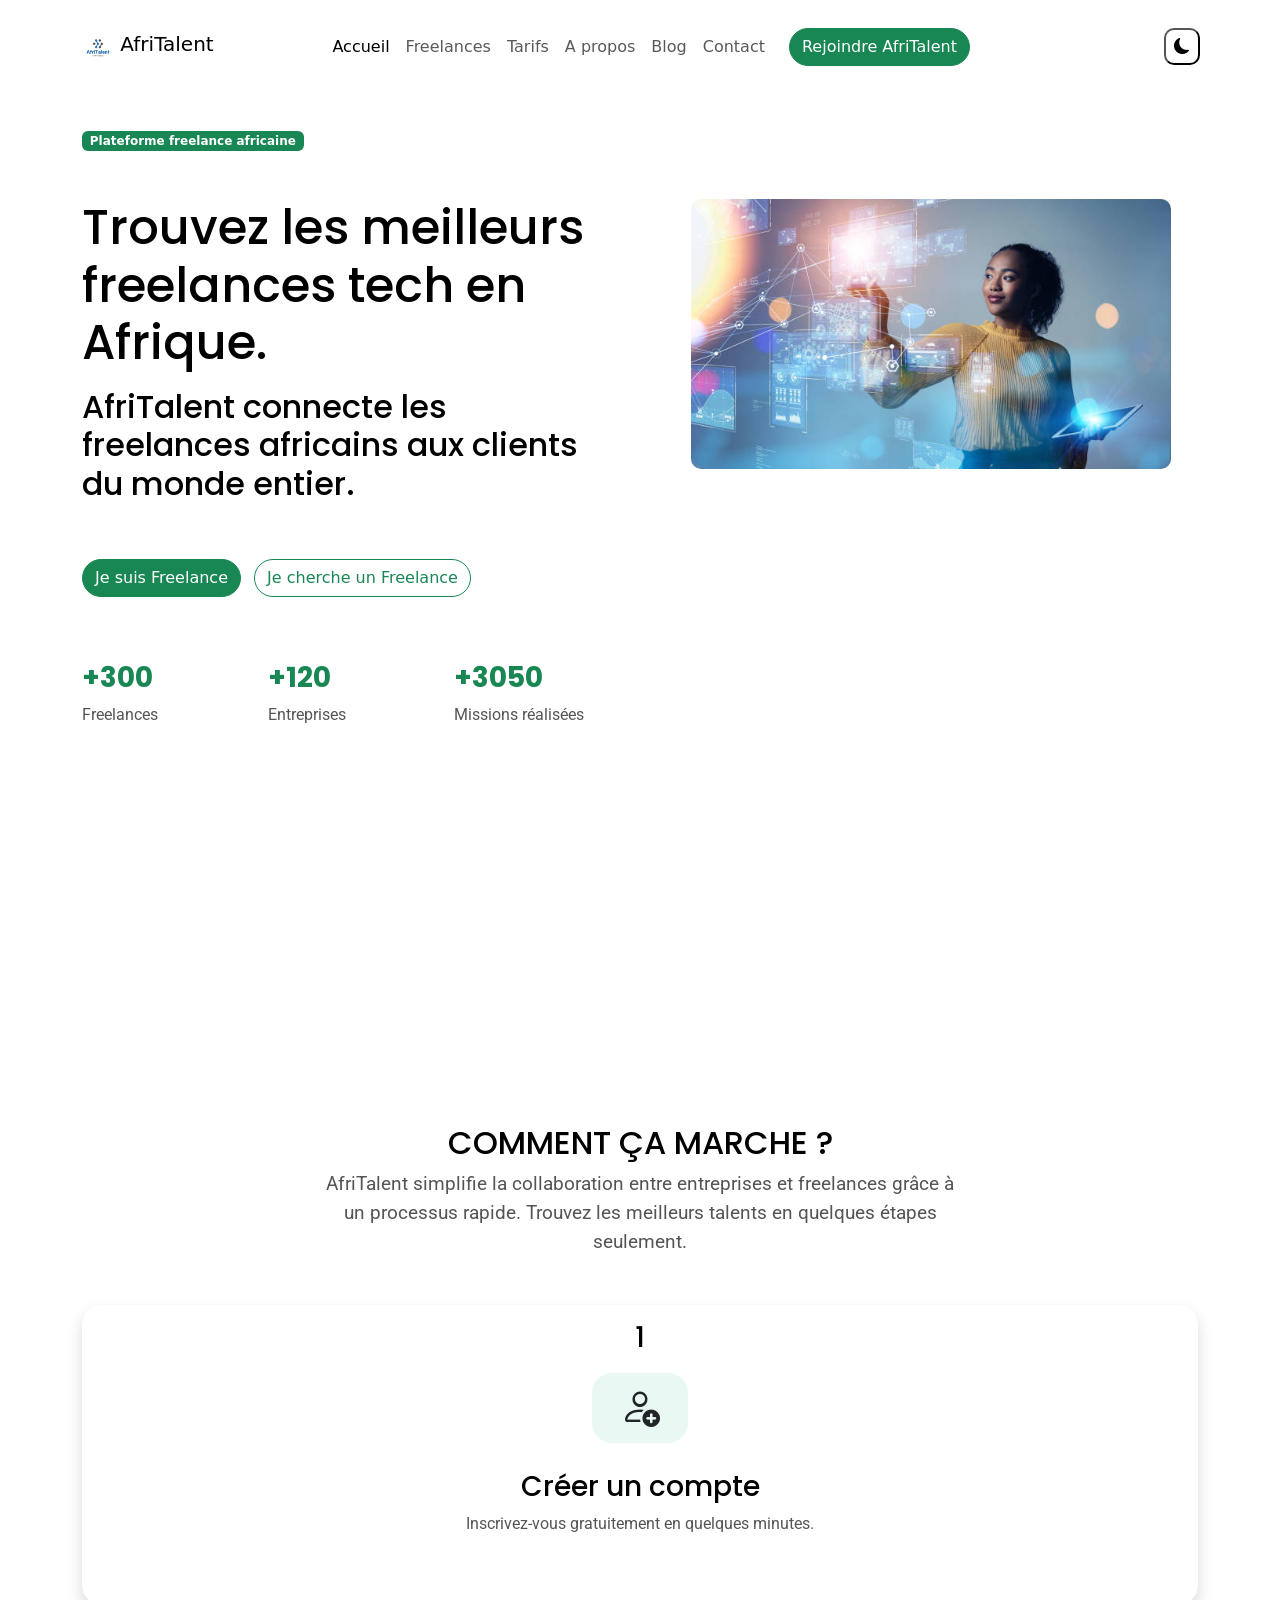
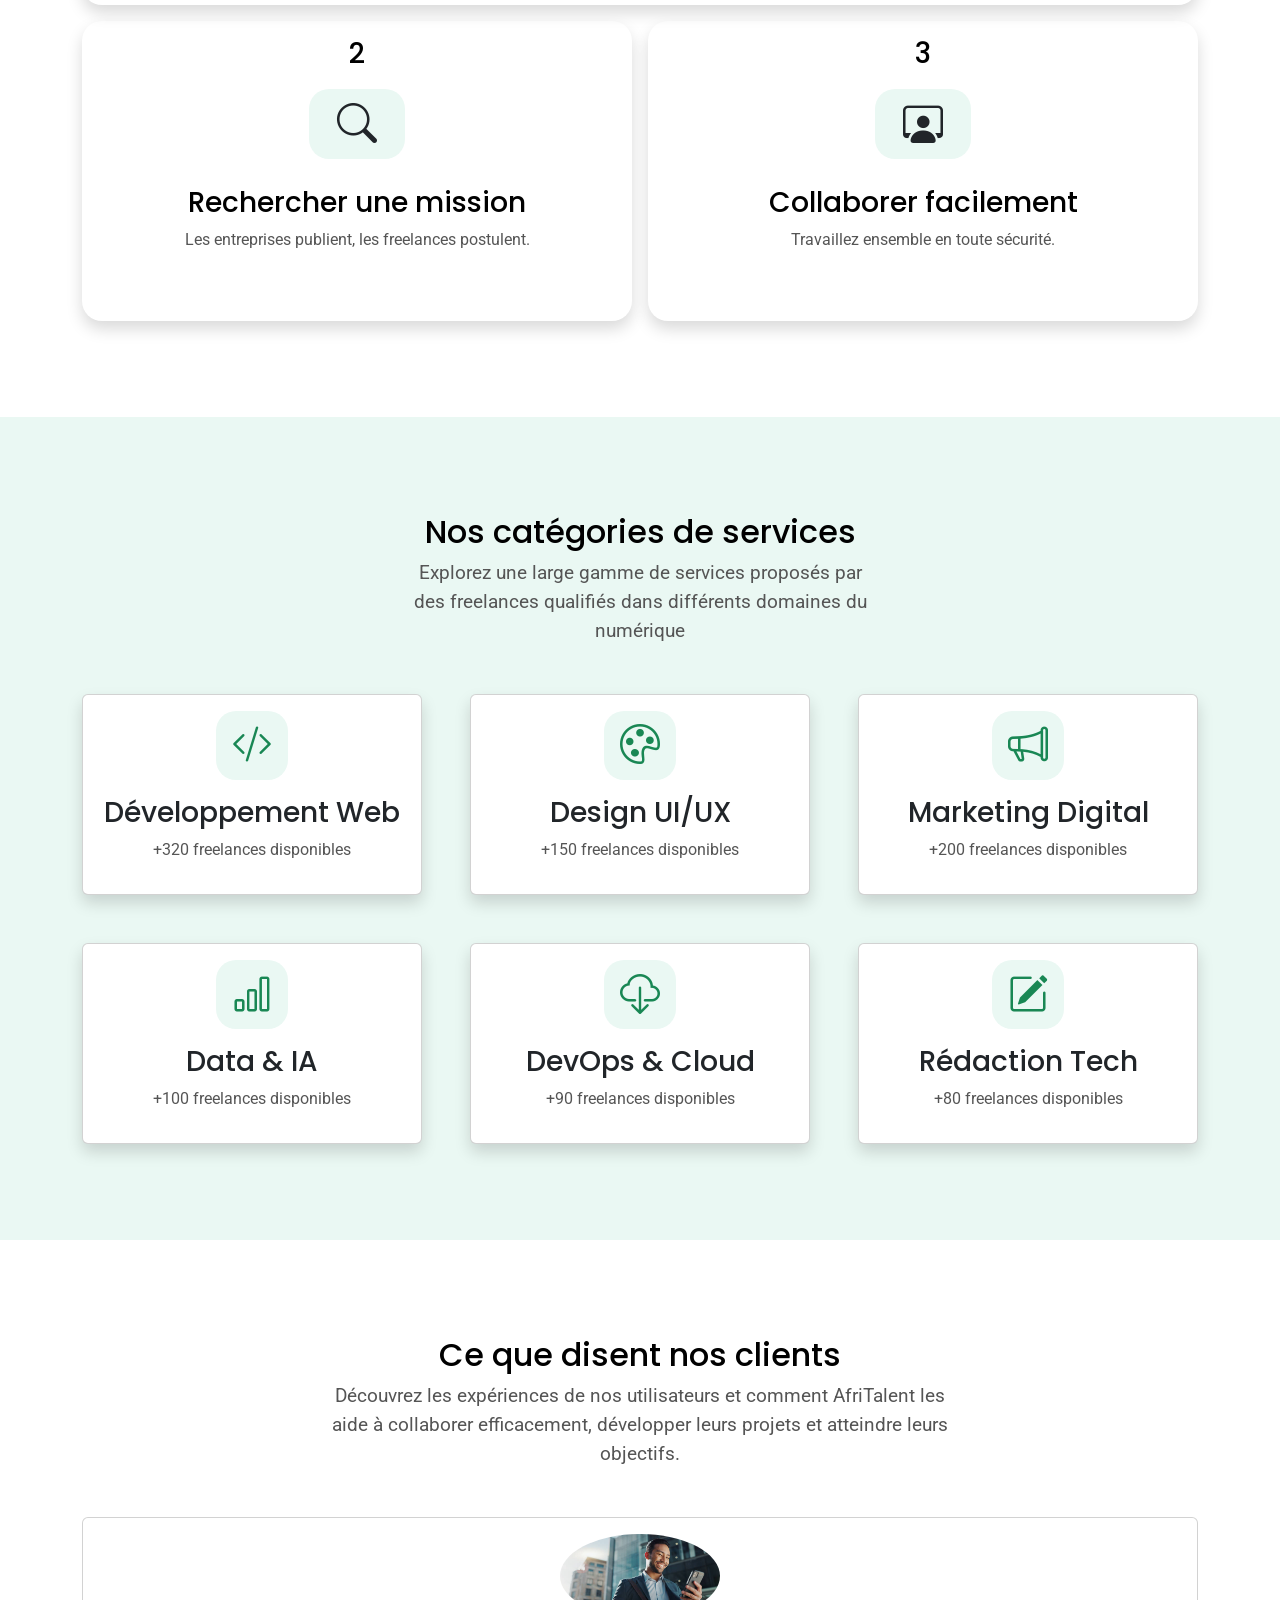
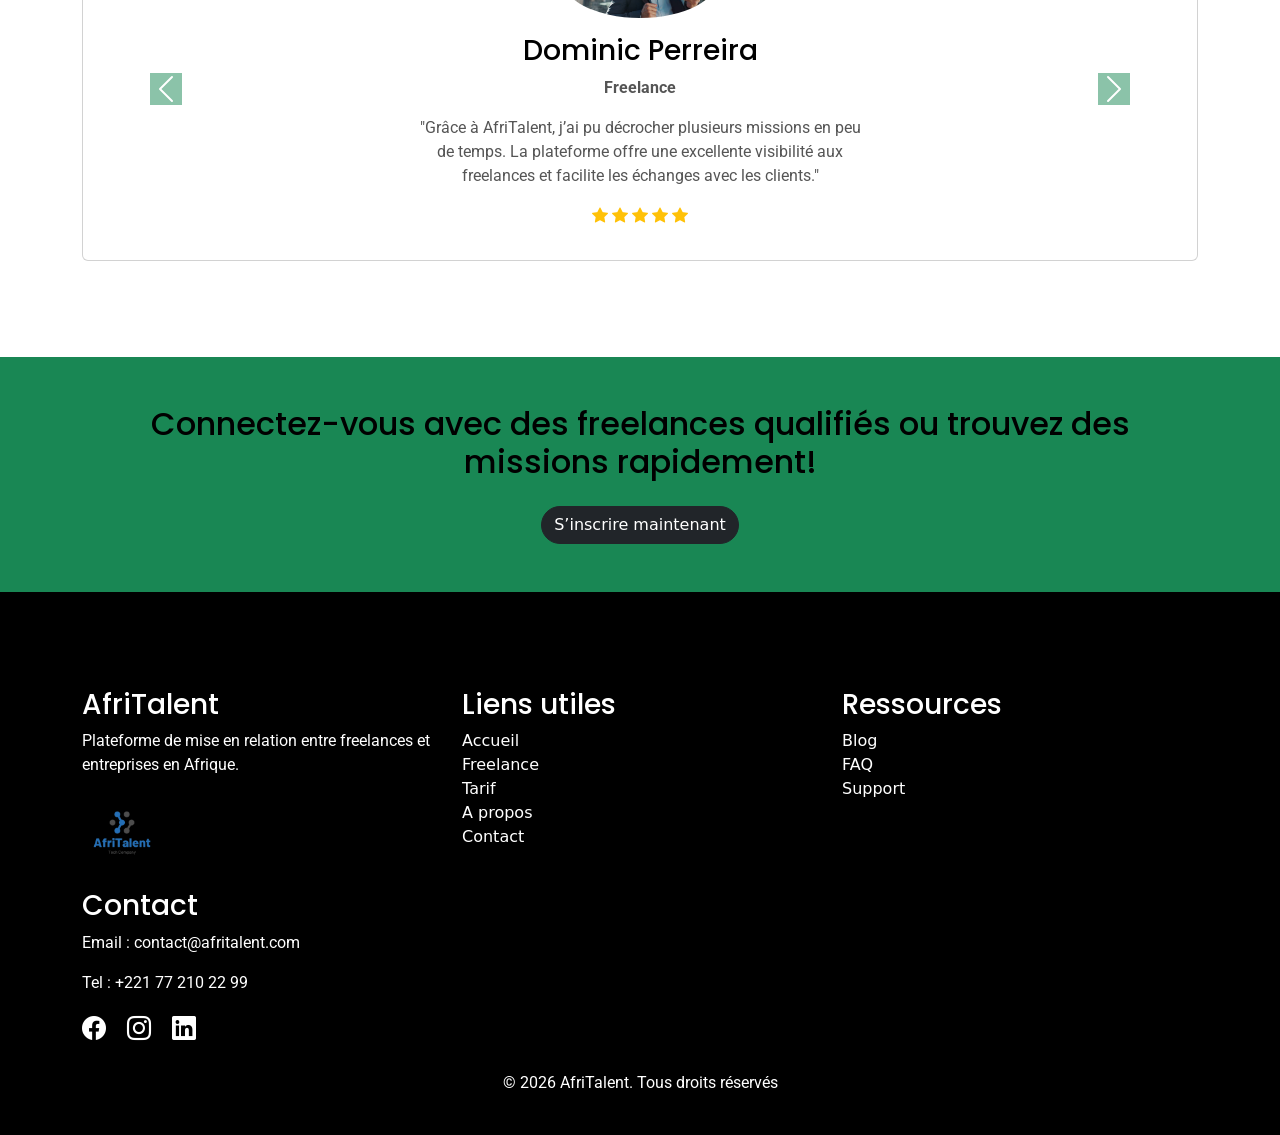
<file: index.html>
<!DOCTYPE html>
<html lang="fr">
<head>
    <meta charset="UTF-8">
    <meta name="viewport" content="width=device-width, initial-scale=1.0">
    <title>AfriTalent — Accueil</title>
    
    <!-- Bootstrap 5 via CDN : feuille de style -->
    <link
    href="https://cdn.jsdelivr.net/npm/bootstrap@5.3.0/dist/css/bootstrap.min.css"
    rel="stylesheet">
    <!-- Boostrap icones -->
    <link rel="stylesheet" href="https://cdn.jsdelivr.net/npm/bootstrap-icons@1.13.1/font/bootstrap-icons.min.css">

    <!-- Votre feuille de style personnelle -->
    <link rel="stylesheet" href="css/style.css">

    <!-- Police importee -->
    <link rel="preconnect" href="https://fonts.googleapis.com">
    <link rel="preconnect" href="https://fonts.gstatic.com" crossorigin>
    <link href="https://fonts.googleapis.com/css2?family=Cormorant+Garamond:ital,wght@0,300..700;1,300..700&family=Montserrat:ital,wght@0,100..900;1,100..900&family=Poppins:ital,wght@0,100;0,200;0,300;0,400;0,500;0,600;0,700;0,800;0,900;1,100;1,200;1,300;1,400;1,500;1,600;1,700;1,800;1,900&family=Roboto:ital,wght@0,100..900;1,100..900&display=swap" rel="stylesheet">
</head>
<body>
    <header>
        <!-- Barre de Navigation -->
        <nav class="navbar navbar-expand-lg" id="navbar">
            <div class="container">
                <a class="navbar-brand" href="index.html">
                <img src="images/logo_AfriTalent-removebg.png" alt="AfriTalent" class="d-inline-block align-text-top">
                AfriTalent
                </a>
                <button class="navbar-toggler" type="button"
                    data-bs-toggle="collapse"
                    data-bs-target="#navMenu"
                    aria-controls="navMenu"
                    aria-expanded="false"
                    aria-label="Toggle navigation">
                    <span class="navbar-toggler-icon"></span>
                </button>
                <div class="collapse navbar-collapse" id="navMenu">
                    <ul class="navbar-nav ms-auto">
                        <li class="nav-item">
                            <a class="nav-link active" href="index.html">Accueil</a>
                        </li>
                        <li class="nav-item">
                            <a class="nav-link" href="freelance.html">Freelances</a>
                        </li>
                        <li class="nav-item">
                            <a class="nav-link" href="tarif.html">Tarifs</a>
                        </li>
                        <li class="nav-item">
                            <a class="nav-link" href="about.html">A propos</a>
                        </li>
                        <li class="nav-item">
                            <a class="nav-link" href="about.html">Blog</a>
                        </li>
                        <li class="nav-item">
                            <a class="nav-link" href="contact.html">Contact</a>
                        </li>
                    </ul>
                    <a class="btn btn-success ms-3" href="contact.html" id="btn-nav">Rejoindre AfriTalent</a>
                </div>
                <button id="dark-mode">
                    <i class="bi bi-moon-fill"></i>
                </button>
            </div>
        </nav>
    </header>

    <!-- Contenu principal -->
    <main>

        <!-- Section Hero -->
        <section id="hero" class="fade-in">
            <div class="container">
                <span class="badge bg-success mb-5">Plateforme freelance africaine</span>
                <div class="row g-5">
                    <div class="col-12 col-lg-6">
                        
                        <h1 class="mb-3" id="tire-hero">Trouvez les meilleurs freelances tech en Afrique.</h1>
                        <h2 id="sous-titre">AfriTalent connecte les freelances africains aux clients du monde entier.</h2>
                        <div class="py-5">
                            <a class="btn btn-success me-2" href="freelance.html">Je suis Freelance</a>
                            <a class="btn btn-outline-success" href="freelance.html">Je cherche un Freelance</a>
                        </div>
                        <div class="row py-3 cpt">
                            <div class="col-12 col-md-4 col-lg-4">
                                <h3 class="text-success fw-bold" id="compteur">0</h3>
                                <p>Freelances</p>
                            </div>
                            <div class="col-12 col-md-4 col-lg-4">
                                <h3 class="text-success fw-bold" id="compteur1">0</h3>
                                <p>Entreprises</p>
                            </div>
                            <div class="col-12 col-md-4 col-lg-4">
                                <h3 class="text-success fw-bold" id="compteur2">0</h3>
                                <p>Missions réalisées</p>
                            </div>
                        </div>
                        
                    </div>
                    <div class="col-12 col-lg-6 text-center">
                        <img src="images/Accueil1.jpg" alt="AfriTalent" id="hero-img">
                    </div>
                </div>
            </div>
        </section>

        <!-- Section Comment ÇA MARCHE -->
        <section id="comment" class="py-5 comment fade-in">
            <div class="container text-center py-5">
                <div  class="mb-5">
                    <h2>COMMENT ÇA MARCHE ?</h2>
                    <p>AfriTalent simplifie la collaboration entre entreprises et freelances grâce à un processus rapide. Trouvez les meilleurs talents en quelques étapes seulement.</p>
                </div>
                <div id="container-CCM" class="gap-3">
                    <div id="etape1" class="shadow">
                        <h3 class="pt-3">1</h3>
                        <div class="py-3">
                            <i class="bi bi-person-add fs-1 bg-i"></i>
                        </div>
                        <h3 class="pt-3">Créer un compte</h3>
                        <p>Inscrivez-vous gratuitement en quelques minutes.</p>
                    </div>
                    <div id="etape2" class="shadow">
                        <h3 class="pt-3">2</h3>
                        <div class="py-3">
                            <i class="bi bi-search fs-1 bg-i"></i>
                        </div>
                        <h3 class="pt-3">Rechercher une mission</h3>
                        <p>Les entreprises publient, les freelances postulent.</p>
                    </div>
                    <div id="etape3" class="shadow">
                        <h3 class="pt-3">3</h3>
                        <div class="py-3">
                            <i class="bi bi-person-workspace fs-1 bg-i"></i>
                        </div>
                        <h3 class="pt-3">Collaborer facilement</h3>
                        <p>Travaillez ensemble en toute sécurité.</p>
                    </div>
                </div>
            </div>
        </section>

        <!-- Section CATÉGORIES DE SERVICES -->
        <section id="service" class="py-5 fade-in">
            <div class="container py-5">
                <div class="text-center mb-5">
                    <h2>Nos catégories de services</h2>
                    <p>Explorez une large gamme de services proposés par des freelances qualifiés dans différents domaines du numérique</p>
                </div>
                <div class="row g-5">
                    <div class="col-12 col-md-6 col-lg-4">
                        <div class="card text-center shadow">
                            <div class="bg-icone mx-auto mt-3">
                                <i class="bi bi-code-slash fs-1 text-success"></i>
                            </div>
                            <div class="card-body">
                                <h3 class="card-title">Développement Web</h3>
                                <p class="">+320 freelances disponibles</p>
                            </div>
                        </div>
                    </div>

                    <div class="col-12 col-md-6 col-lg-4">
                        <div class="card text-center shadow">
                            <div class="bg-icone mx-auto mt-3">
                                <i class="bi bi-palette fs-1 text-success"></i>
                            </div>
                            <div class="card-body">
                                <h3 class="card-title">Design UI/UX</h3>
                                <p>+150 freelances disponibles</p>
                            </div>
                        </div>
                    </div>

                    <div class="col-12 col-md-6 col-lg-4">
                        <div class="card text-center shadow">
                            <div class="bg-icone mx-auto mt-3">
                                <i class="bi bi-megaphone fs-1 text-success"></i>
                            </div>
                            <div class="card-body">
                                <h3 class="card-title">Marketing Digital</h3>
                                <p>+200 freelances disponibles</p>
                            </div>
                        </div>
                    </div>

                    <div class="col-12 col-md-6 col-lg-4">
                        <div class="card text-center shadow">
                            <div class="bg-icone mx-auto mt-3">
                                <i class="bi bi-bar-chart fs-1 text-success"></i>
                            </div>
                            <div class="card-body">
                                <h3 class="card-title">Data & IA</h3>
                                <p>+100 freelances disponibles</p>
                            </div>
                        </div>
                    </div>

                    <div class="col-12 col-md-6 col-lg-4">
                        <div class="card text-center shadow">
                            <div class="bg-icone mx-auto mt-3">
                                <i class="bi bi-cloud-download fs-1 text-success"></i>
                            </div>
                            <div class="card-body">
                                <h3 class="card-title">DevOps & Cloud</h3>
                                <p>+90 freelances disponibles</p>
                            </div>
                        </div>
                    </div>

                    <div class="col-12 col-md-6 col-lg-4">
                        <div class="card text-center shadow">
                            <div class="bg-icone mx-auto mt-3">
                                <i class="bi bi-pencil-square fs-1 text-success"></i>
                            </div>
                            <div class="card-body">
                                <h3 class="card-title">Rédaction Tech</h3>
                                <p>+80 freelances disponibles</p>
                            </div>
                        </div>
                    </div>
                </div>
            </div>
        </section>

        <!-- SECTION TÉMOIGNAGES -->
        <section id="temoignage" class="py-5 fade-in">
            
            <div class="container py-5">
                <div class="text-center mb-5">
                    <h2>Ce que disent nos clients</h2>
                    <p>Découvrez les expériences de nos utilisateurs et comment AfriTalent les aide à collaborer efficacement, développer leurs projets et atteindre leurs objectifs.</p>
                </div>
                
                <!-- Caroussel -->
                <div id="carouselExampleIndicators" class="carousel slide">
                    <div class="carousel-indicators">
                        <button type="button" data-bs-target="#carouselExampleIndicators" data-bs-slide-to="0" class="active" aria-current="true" aria-label="Slide 1"></button>
                        <button type="button" data-bs-target="#carouselExampleIndicators" data-bs-slide-to="1" aria-label="Slide 2"></button>
                        <button type="button" data-bs-target="#carouselExampleIndicators" data-bs-slide-to="2" aria-label="Slide 3"></button>
                        <button type="button" data-bs-target="#carouselExampleIndicators" data-bs-slide-to="3" aria-label="Slide 4"></button>
                    </div>
                    <div class="carousel-inner">

                        <!-- Caroussel 1 -->
                        <div class="carousel-item active">
                            <div class="card text-center pt-3 temoignage-p">
                                <img src="images/Dominic_perreira.jpg" alt="Dominic Perreira" class="mx-auto rounded-circle">
                                <div class="card-body">
                                    <h3>Dominic Perreira</h3>
                                    <p class="fw-bold">Freelance</p>
                                    <blockquote>
                                        <p>
                                            "Grâce à AfriTalent, j’ai pu décrocher plusieurs missions en peu de temps. La plateforme offre une excellente visibilité aux freelances et facilite les échanges avec les clients."
                                        </p>
                                    </blockquote>  
                                    <p>
                                        <i class="bi bi-star-fill text-warning"></i>
                                        <i class="bi bi-star-fill text-warning"></i>
                                        <i class="bi bi-star-fill text-warning"></i>
                                        <i class="bi bi-star-fill text-warning"></i>
                                        <i class="bi bi-star-fill text-warning"></i>
                                    </p>                          
                                </div>
                            </div>
                        </div>

                        <!-- Caroussel 2 -->
                        <div class="carousel-item">
                            <div class="card text-center pt-3 temoignage-p">
                                <img src="images/Sophie_LeNormand.jpg" alt="Sophie Le Normand" class="mx-auto rounded-circle">
                                <div class="card-body">
                                    <h3>Sophie Le Normand</h3>
                                    <p class="fw-bold">Entreprise</p>
                                    <blockquote>
                                        <p>
                                            "AfriTalent nous a permis de trouver rapidement des freelances compétents et professionnels. La plateforme est claire, moderne et facilite vraiment le recrutement de talents africains."
                                        </p>
                                    </blockquote>  
                                    <p>
                                        <i class="bi bi-star-fill text-warning"></i>
                                        <i class="bi bi-star-fill text-warning"></i>
                                        <i class="bi bi-star-fill text-warning"></i>
                                        <i class="bi bi-star-fill text-warning"></i>
                                        <i class="bi bi-star"></i>
                                    </p>                          
                                </div>
                            </div>
                        </div>

                        <!-- Caroussel 3 -->
                        <div class="carousel-item">
                            <div class="card text-center pt-3 temoignage-p">
                                <img src="images/Moussa_Ba.jpg" alt="Moussa Ba" class="mx-auto rounded-circle">
                                <div class="card-body">
                                    <h3>Moussa Ba</h3>
                                    <p class="fw-bold">Freelance</p>
                                    <blockquote>
                                        <p>
                                            "Grâce à AfriTalent, j’ai rapidement trouvé des clients et développé mon activité en ligne. La plateforme est simple, professionnelle et valorise réellement les compétences des freelances africains."
                                        </p>
                                    </blockquote>  
                                    <p>
                                        <i class="bi bi-star-fill text-warning"></i>
                                        <i class="bi bi-star-fill text-warning"></i>
                                        <i class="bi bi-star-fill text-warning"></i>
                                        <i class="bi bi-star-fill text-warning"></i>
                                        <i class="bi bi-star-fill text-warning"></i>
                                    </p>                          
                                </div>
                            </div>
                        </div>

                        <!-- Caroussel 4 -->
                        <div class="carousel-item">
                            <div class="card text-center pt-3 temoignage-p" id="carousel">
                                <img src="images/Mariam_Coullibaly.jpg" alt="Mariam Coulibaly" class="mx-auto rounded-circle">
                                <div class="card-body">
                                    <h3>Mariam Coullibaly</h3>
                                    <p class="fw-bold">Entreprise</p>
                                    <blockquote>
                                        <p>
                                            "Grâce à AfriTalent, nous avons trouvé des freelances qualifiés en un temps record. La plateforme est intuitive et très efficace."
                                        </p>
                                    </blockquote>  
                                    <p>
                                        <i class="bi bi-star-fill text-warning"></i>
                                        <i class="bi bi-star-fill text-warning"></i>
                                        <i class="bi bi-star-fill text-warning"></i>
                                        <i class="bi bi-star-fill text-warning"></i>
                                        <i class="bi bi-star"></i>
                                    </p>                          
                                </div>
                            </div>
                        </div>
                    </div>

                    <!-- Button avant -->
                    <button class="carousel-control-prev" type="button" data-bs-target="#carouselExampleIndicators" data-bs-slide="prev">
                        <span class="bg-success carousel-control-prev-icon" aria-hidden="true"></span>
                        <span class=" visually-hidden">Previous</span>
                    </button>

                    <!-- Button arriere -->
                    <button class="carousel-control-next" type="button" data-bs-target="#carouselExampleIndicators" data-bs-slide="next">
                        <span class="bg-success carousel-control-next-icon" aria-hidden="true"></span>
                        <span class="visually-hidden">Next</span>
                    </button>
                </div>
            </div>

        </section>

        <!-- SECTION APPEL À L'ACTION (CTA) -->
        <section id="CTA" class="py-5 text-center fade-in">
            <div class="container ">
                <h2 class="mb-4">Connectez-vous avec des freelances qualifiés ou trouvez des missions rapidement!</h2>
                <a href="contact.html" class="btn btn-dark">S’inscrire maintenant</a>
            </div>
        </section>
    </main>

    <!-- Footer / pied de page -->
    <footer id="footer" class="pt-5">
        <div class="container text-white mt-5">
            <div class="row">
                <div class="col-12 col-md-6 col-lg-4">
                    <h3>AfriTalent</h3>
                    <p>Plateforme de mise en relation entre freelances et entreprises en Afrique.</p>
                    <img src="images/logo_AfriTalent-removebg.png" alt="AfriTalent">
                </div>
                <div class="col-12 col-md-6 col-lg-4">
                    <h3>Liens utiles</h3>
                    <ul class="list-unstyled">
                        <li><a href="index.html" class="text-decoration-none text-white">Accueil</a></li>
                        <li><a href="freelance.html" class="text-decoration-none text-white">Freelance</a></li>
                        <li><a href="tarif.html" class="text-decoration-none text-white">Tarif</a></li>
                        <li><a href="about.html" class="text-decoration-none text-white">A propos</a></li>
                        <li><a href="contact.html" class="text-decoration-none text-white">Contact</a></li>
                    </ul>
                </div>
                <div class="col-12 col-md-6 col-lg-4">
                    <h3>Ressources</h3>
                    <ul class="list-unstyled">
                        <li><a href="" class="text-decoration-none text-white">Blog</a></li>
                        <li><a href="tarif.html" class="text-decoration-none text-white">FAQ</a></li>
                        <li><a href="" class="text-decoration-none text-white">Support</a></li>
                    </ul>
                </div>
                <div class="col-12 col-md-6 col-lg-4 mt-3">
                    <h3>Contact</h3>
                    <p>Email : contact@afritalent.com</p>
                    <p>Tel : +221 77 210 22 99</p>
                </div>
            </div>

            <div>
                <a href="http://www.facebook.com"><i class="bi bi-facebook me-3 fs-4 text-white"></i></a>
                <a href="http://www.instagram.com"><i class="bi bi-instagram me-3 fs-4 text-white"></i></a>
                <a href="http://www.linkedin.com"><i class="bi bi-linkedin fs-4 text-white"></i></a>
            </div> 

            <div class="text-center py-4">
                <p>&copy; 2026 AfriTalent. Tous droits réservés</p>
            </div>
        </div>
    </footer>

    <!-- Bouton retour en haut -->
    <button id="btn-Top">
        <i class="bi bi-arrow-up-short"></i>
    </button>

    <!-- Bootstrap 5 via CDN : script JavaScript -->
    <script
    src="https://cdn.jsdelivr.net/npm/bootstrap@5.3.0/dist/js/bootstrap.bundle.min.js"
    ></script>
    <!-- Votre script JavaScript -->
    <script src="js/main.js"></script>
</body>
</html>
</file>
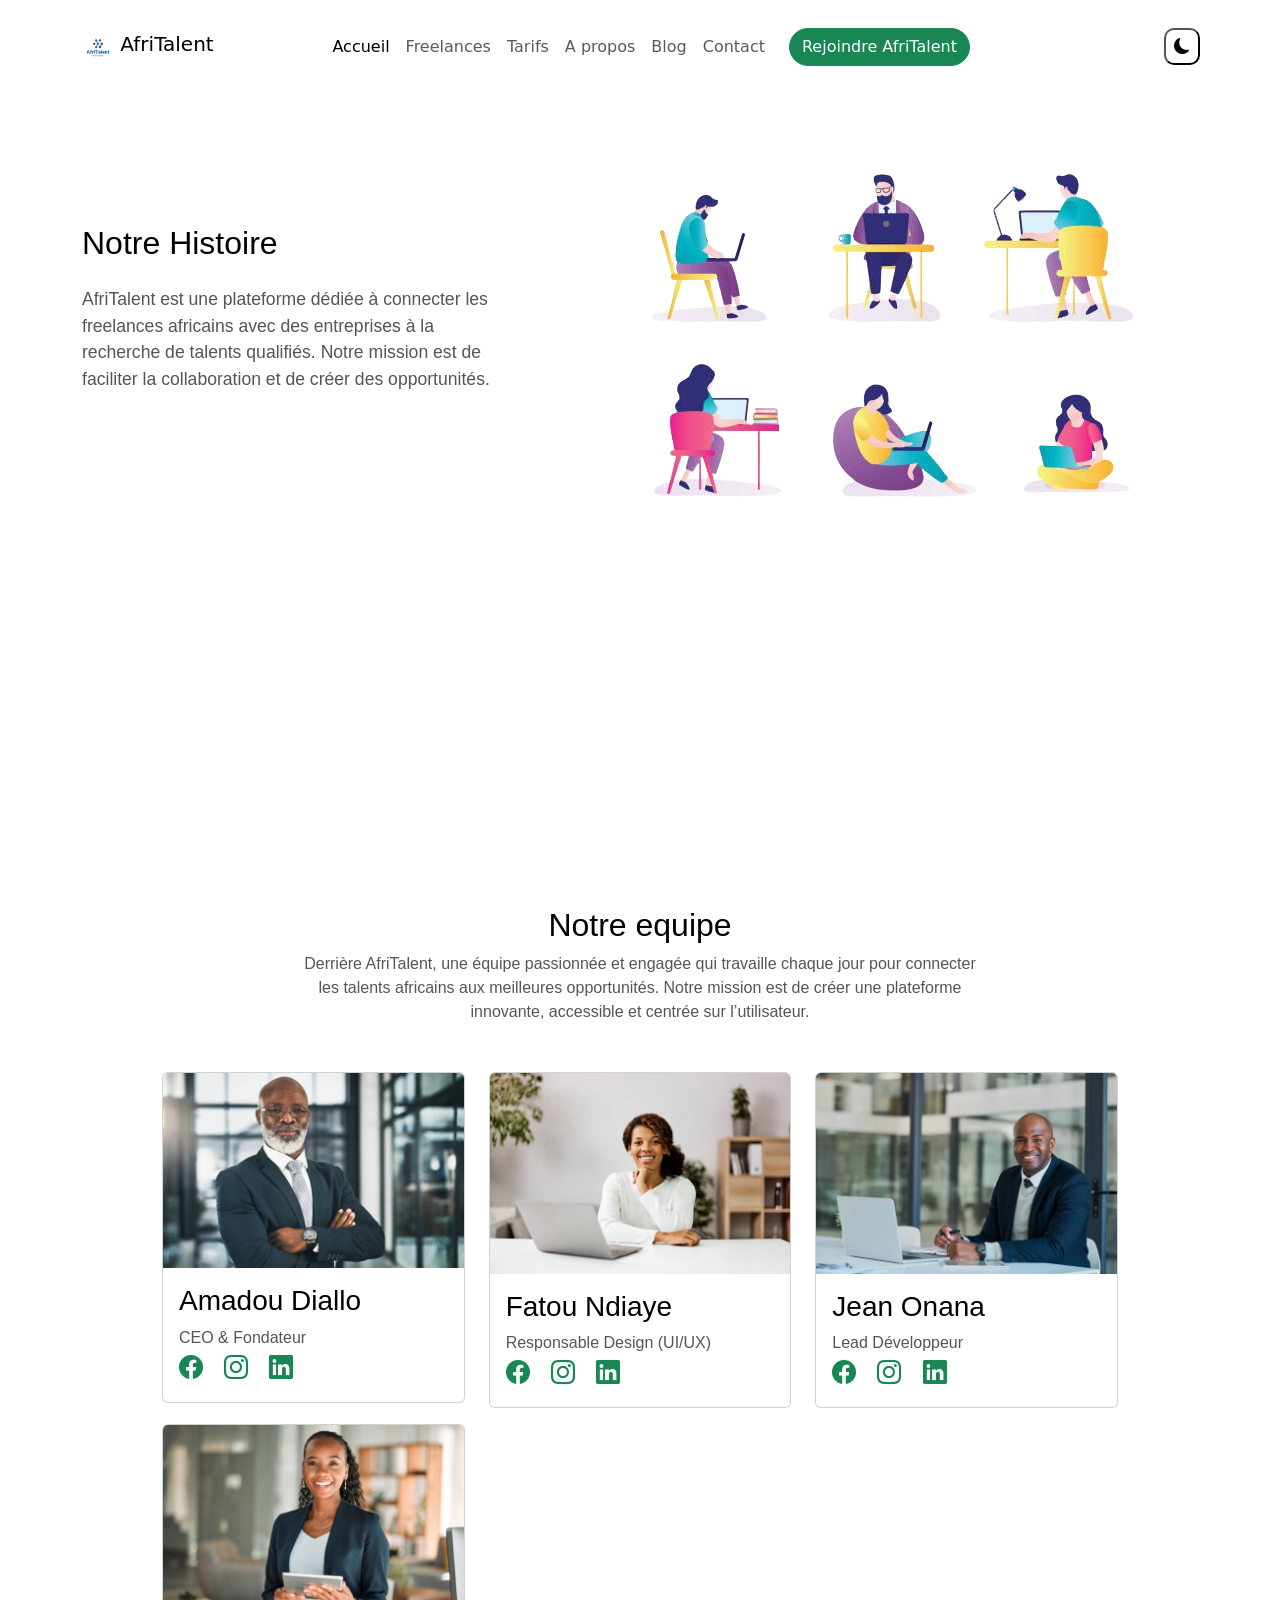
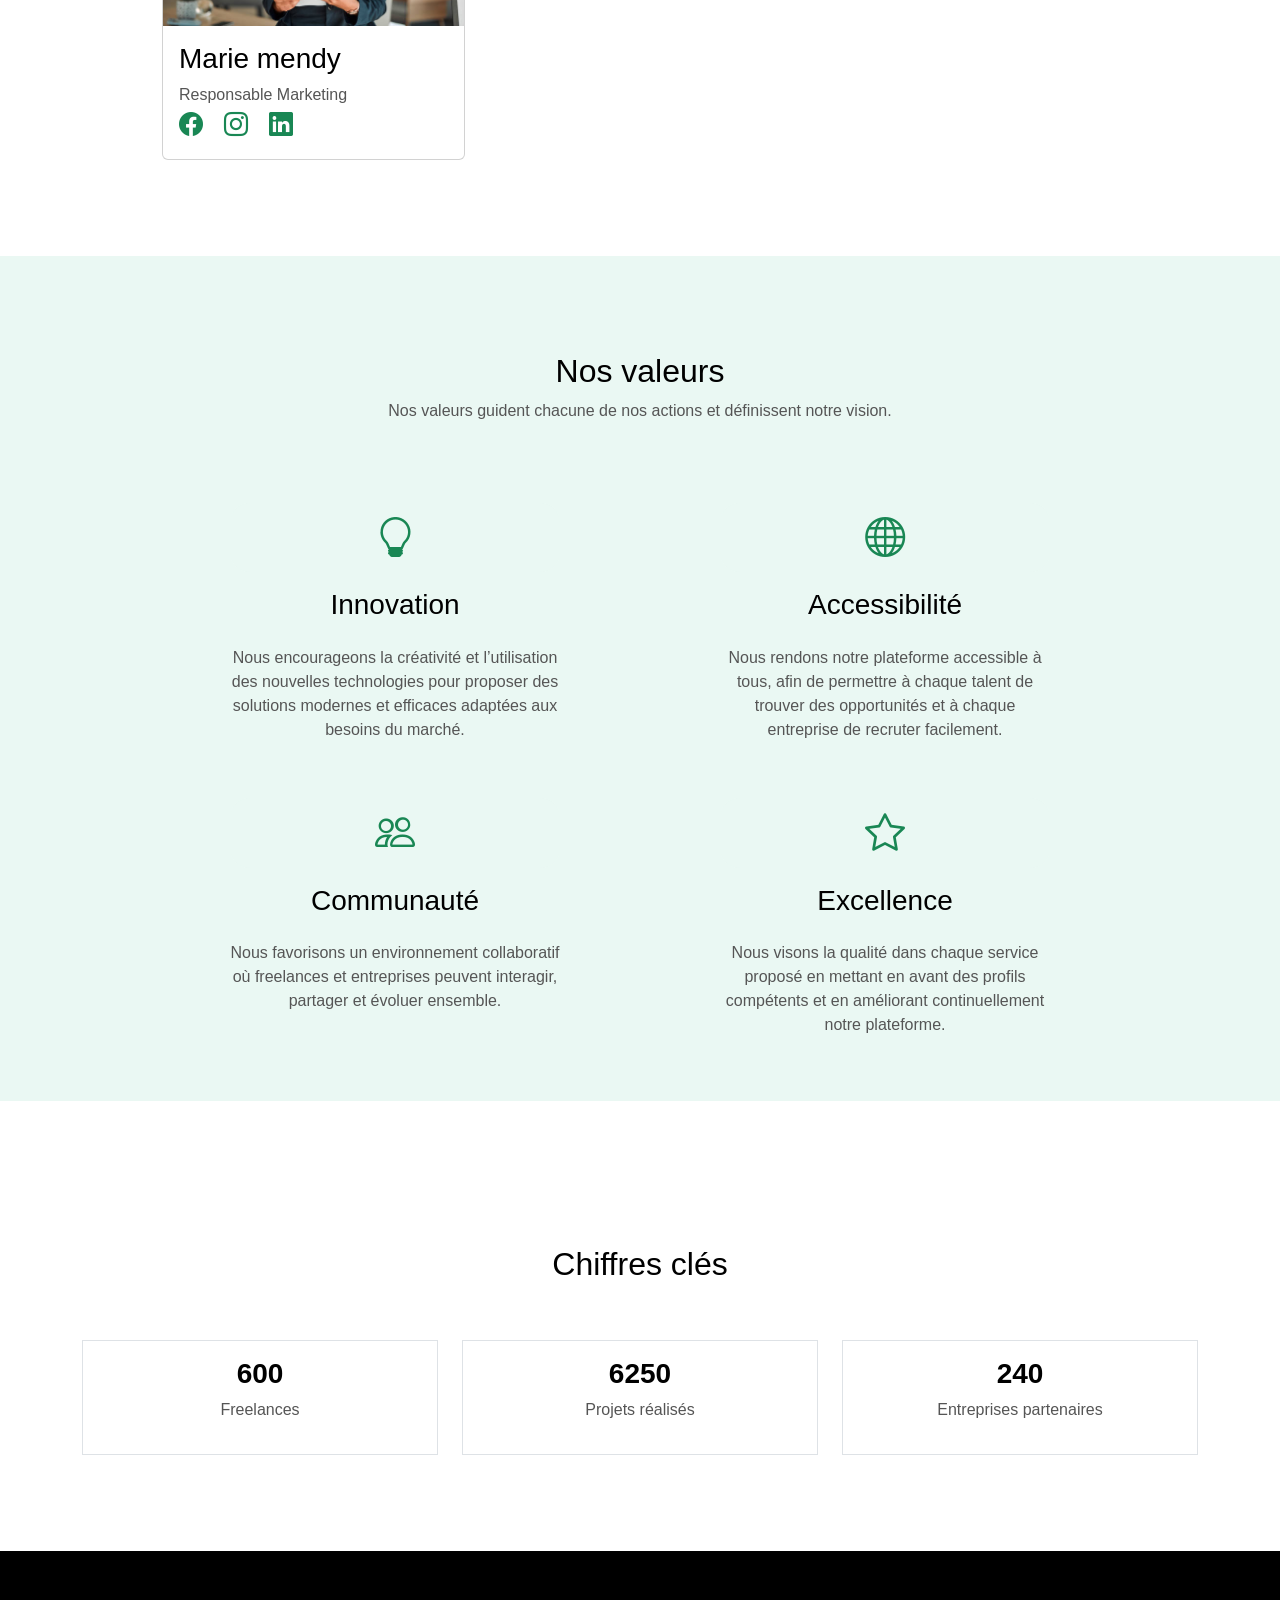
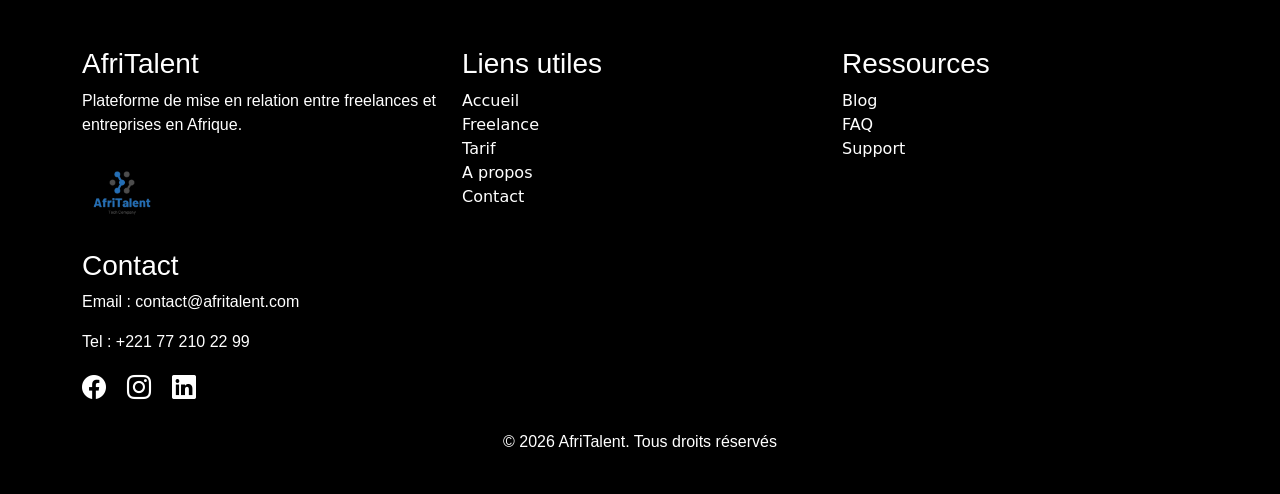
<file: about.html>
<!DOCTYPE html>
<html lang="fr">
<head>
    <meta charset="UTF-8">
    <meta name="viewport" content="width=device-width, initial-scale=1.0">
    <title>AfriTalent — A propos</title>
    <!-- Bootstrap 5 via CDN : feuille de style -->
    <link
    href="https://cdn.jsdelivr.net/npm/bootstrap@5.3.0/dist/css/bootstrap.min.css"
    rel="stylesheet">
    <!-- Boostrap icones -->
    <link rel="stylesheet" href="https://cdn.jsdelivr.net/npm/bootstrap-icons@1.13.1/font/bootstrap-icons.min.css">

    <!-- Votre feuille de style personnelle -->
    <link rel="stylesheet" href="css/style.css">
</head>
<body>
    <header>
        <!-- Barre de Navigation -->
        <nav class="navbar navbar-expand-lg" id="navbar">
            <div class="container">
                <a class="navbar-brand" href="index.html">
                <img src="images/logo_AfriTalent-removebg.png" alt="AfriTalent" class="d-inline-block align-text-top">
                AfriTalent
                </a>
                <button class="navbar-toggler" type="button"
                    data-bs-toggle="collapse"
                    data-bs-target="#navMenu"
                    aria-controls="navMenu"
                    aria-expanded="false"
                    aria-label="Toggle navigation">
                    <span class="navbar-toggler-icon"></span>
                </button>
                <div class="collapse navbar-collapse" id="navMenu">
                    <ul class="navbar-nav ms-auto">
                        <li class="nav-item">
                            <a class="nav-link active" href="index.html">Accueil</a>
                        </li>
                        <li class="nav-item">
                            <a class="nav-link" href="freelance.html">Freelances</a>
                        </li>
                        <li class="nav-item">
                            <a class="nav-link" href="tarif.html">Tarifs</a>
                        </li>
                        <li class="nav-item">
                            <a class="nav-link" href="about.html">A propos</a>
                        </li>
                        <li class="nav-item">
                            <a class="nav-link" href="about.html">Blog</a>
                        </li>
                        <li class="nav-item">
                            <a class="nav-link" href="contact.html">Contact</a>
                        </li>
                    </ul>
                    <a class="btn btn-success ms-3" id="btn-nav" href="contact.html">Rejoindre AfriTalent</a>
                </div>
                <button id="dark-mode">
                    <i class="bi bi-moon-fill"></i>
                </button>
            </div>
        </nav>
    </header>

    <!-- Contenu principal -->
    <main>
        
        <!-- Section Notre Histoire -->
        <section id="histoire" class="container fade-in">
            <div class="notre-histoire">
                <div class="pt-5 mt-5">
                    <h2 class="pb-3">Notre Histoire</h2>
                    <p>
                        AfriTalent est une plateforme dédiée à connecter les freelances africains
                        avec des entreprises à la recherche de talents qualifiés.
                        Notre mission est de faciliter la collaboration et de créer des opportunités.
                    </p>
                </div>
                <img src="images/A_Propos-removebg-preview.png" alt="AfriTalent">
            </div>
        </section>

        <!-- Section L'équipe -->
        <section id="equipe" class="my-5 fade-in">
            <div class="container py-5">
                <div class="text-center pb-5">
                    <h2>Notre equipe</h2>
                    <p>
                        Derrière AfriTalent, une équipe passionnée et engagée qui travaille chaque jour pour connecter les talents africains aux meilleures opportunités. 
                        Notre mission est de créer une plateforme innovante, accessible et centrée sur l’utilisateur.
                    </p>
                </div>
                <div class="row">
                    <div class="col-12 col-md-6 col-lg-4">
                        <div class="card">
                            <img src="images/Amadou_Diallo.jpg" alt="Amadou Diallo">
                            <div class="card-body">
                                <h3>Amadou Diallo</h3>
                                <p class="description">CEO & Fondateur</p>
                                <div>
                                    <a href="http://www.facebook.com"><i class="bi bi-facebook me-3 fs-4 text-success"></i></a>
                                    <a href="http://www.instagram.com"><i class="bi bi-instagram me-3 fs-4 text-success"></i></a>
                                    <a href="http://www.linkedin.com"><i class="bi bi-linkedin fs-4 text-success"></i></a>
                                </div> 
                            </div>
                        </div>
                    </div>

                    <div class="col-12 col-md-6 col-lg-4">
                        <div class="card">
                            <img src="images/Fatou_Ndiaye.jpg" alt="Fatou Ndiaye">
                            <div class="card-body">
                                <h3>Fatou Ndiaye</h3>
                                <p class="description">Responsable Design (UI/UX)</p>
                                <div>
                                    <a href="http://www.facebook.com"><i class="bi bi-facebook me-3 fs-4 text-success"></i></a>
                                    <a href="http://www.instagram.com"><i class="bi bi-instagram me-3 fs-4 text-success"></i></a>
                                    <a href="http://www.linkedin.com"><i class="bi bi-linkedin fs-4 text-success"></i></a>
                                </div> 
                            </div>
                        </div>
                    </div>

                    <div class=" col-12 col-md-6 col-lg-4">
                        <div class="card" id="jean">
                            <img src="images/Jean_Onana.jpg" alt="Jean Onana">
                            <div class="card-body">
                                <h3>Jean Onana</h3>
                                <p class="description">Lead Développeur</p>
                                <div>
                                    <a href="http://www.facebook.com"><i class="bi bi-facebook me-3 fs-4 text-success"></i></a>
                                    <a href="http://www.instagram.com"><i class="bi bi-instagram me-3 fs-4 text-success"></i></a>
                                    <a href="http://www.linkedin.com"><i class="bi bi-linkedin fs-4 text-success"></i></a>
                                </div> 
                            </div>
                        </div>
                    </div>

                    <div class="col-12 col-md-6 col-lg-4">
                        <div class="card mt-3">
                            <img src="images/Marry_Mendy.jpg" alt="Marry mendy">
                            <div class="card-body">
                                <h3>Marie mendy</h3>
                                <p class="description">Responsable Marketing</p>
                                <div>
                                    <a href="http://www.facebook.com"><i class="bi bi-facebook me-3 fs-4 text-success"></i></a>
                                    <a href="http://www.instagram.com"><i class="bi bi-instagram me-3 fs-4 text-success"></i></a>
                                    <a href="http://www.linkedin.com"><i class="bi bi-linkedin fs-4 text-success"></i></a>
                                </div> 
                            </div>
                        </div>
                    </div>
                </div>
            </div>
        </section>

        <!-- Section Nos valeurs -->
        <section id="valeur" class="fade-in">
            <div class="container py-5">
                <div class="text-center py-5">
                    <h2>Nos valeurs</h2>
                    <p>Nos valeurs guident chacune de nos actions et définissent notre vision.</p>
                </div>
                <div class="row g-4 text-center">
                    <div class="col-12 col-md-6 col-lg-6 col-valeur">
                        
                        <div class="bg-icone my-3">
                            <i class="bi bi-lightbulb fs-1 text-success"></i>
                        </div>
                        <h3 class="pb-3">Innovation</h3>
                        <p>
                            Nous encourageons la créativité et l’utilisation des nouvelles technologies 
                            pour proposer des solutions modernes et efficaces adaptées aux besoins du marché.
                        </p>
                        
                    </div>

                    <div class="col-12 col-md-6 col-lg-6 col-valeur">
                        
                            <div class="bg-icone my-3">
                                <i class="bi bi-globe fs-1 text-success"></i>
                            </div>
                            <h3 class="pb-3">Accessibilité</h3>
                            <p>
                                Nous rendons notre plateforme accessible à tous, afin de permettre 
                                à chaque talent de trouver des opportunités et à chaque entreprise de recruter facilement.
                            </p>
                        
                    </div>

                    <div class="col-12 col-md-6 col-lg-6 col-valeur">
                        
                            <div class="bg-icone my-3">
                                <i class="bi bi-people fs-1 text-success"></i>
                            </div>
                            <h3 class="pb-3">Communauté</h3>
                            <p>
                                Nous favorisons un environnement collaboratif où freelances et entreprises peuvent interagir, partager et évoluer ensemble.
                            </p>
                        
                    </div>

                    <div class="col-12 col-md-6 col-lg-6 col-valeur">
                        
                            <div class="bg-icone my-3">
                                <i class="bi bi-star fs-1 text-success"></i>
                            </div>
                            <h3 class="pb-3">Excellence</h3>
                            <p>
                                Nous visons la qualité dans chaque service proposé en mettant en avant des profils compétents et en améliorant continuellement notre plateforme.
                            </p>
                        
                    </div>
                </div>
            </div>
        </section>

        <!-- Section chiffre cles -->
        <section id="chiffre" class="py-5 fade-in">
            <div class="container py-5">
                <h2 class="text-center py-5">Chiffres clés</h2>

                <div class="row text-center g-4">
                    <div class="col-12 col-md-6 col-lg-4">
                        <div class=" p-3 border">
                            <h3 class="fw-bold" id="free-lance">0</h3>
                            <p>Freelances</p>
                        </div>
                    </div>
                    
                    <div class="col-12 col-md-6 col-lg-4">
                        <div class=" p-3 border">
                            <h3 class="fw-bold" id="projets">0</h3>
                            <p>Projets réalisés</p>
                        </div>
                    </div>

                    <div class="col-12 col-md-6 col-lg-4">
                        <div class=" p-3 border">
                            <h3 class="fw-bold" id="entreprises">0</h3>
                            <p>Entreprises partenaires</p>
                        </div>
                    </div>

                </div>

                
            </div>
        </section>
    </main>

    <!-- Footer / pied de page -->
    <footer id="footer" class="pt-5">
        <div class="container text-white mt-5">
            <div class="row">
                <div class="col-12 col-md-6 col-lg-4">
                    <h3>AfriTalent</h3>
                    <p>Plateforme de mise en relation entre freelances et entreprises en Afrique.</p>
                    <img src="images/logo_AfriTalent-removebg.png" alt="AfriTalent">
                </div>
                <div class="col-12 col-md-6 col-lg-4">
                    <h3>Liens utiles</h3>
                    <ul class="list-unstyled">
                        <li><a href="index.html" class="text-decoration-none text-white">Accueil</a></li>
                        <li><a href="freelance.html" class="text-decoration-none text-white">Freelance</a></li>
                        <li><a href="tarif.html" class="text-decoration-none text-white">Tarif</a></li>
                        <li><a href="about.html" class="text-decoration-none text-white">A propos</a></li>
                        <li><a href="contact.html" class="text-decoration-none text-white">Contact</a></li>
                    </ul>
                </div>
                <div class="col-12 col-md-6 col-lg-4">
                    <h3>Ressources</h3>
                    <ul class="list-unstyled">
                        <li><a href="" class="text-decoration-none text-white">Blog</a></li>
                        <li><a href="tarif.html" class="text-decoration-none text-white">FAQ</a></li>
                        <li><a href="" class="text-decoration-none text-white">Support</a></li>
                    </ul>
                </div>
                <div class="col-12 col-md-6 col-lg-4 mt-3">
                    <h3>Contact</h3>
                    <p>Email : contact@afritalent.com</p>
                    <p>Tel : +221 77 210 22 99</p>
                </div>
            </div>

            <div>
                <a href="http://www.facebook.com"><i class="bi bi-facebook me-3 fs-4 text-white"></i></a>
                <a href="http://www.instagram.com"><i class="bi bi-instagram me-3 fs-4 text-white"></i></a>
                <a href="http://www.linkedin.com"><i class="bi bi-linkedin fs-4 text-white"></i></a>
            </div> 

            <div class="text-center py-4">
                <p>&copy; 2026 AfriTalent. Tous droits réservés</p>
            </div>
        </div>
    </footer>

    <!-- Bouton retour en haut -->
    <button id="btn-Top">
        <i class="bi bi-arrow-up-short"></i>
    </button>

    <!-- Bootstrap 5 via CDN : script JavaScript -->
    <script
    src="https://cdn.jsdelivr.net/npm/bootstrap@5.3.0/dist/js/bootstrap.bundle.min.js"
    ></script>
    <!-- Votre script JavaScript -->
    <script src="js/main.js"></script>
</body>
</html>
</file>
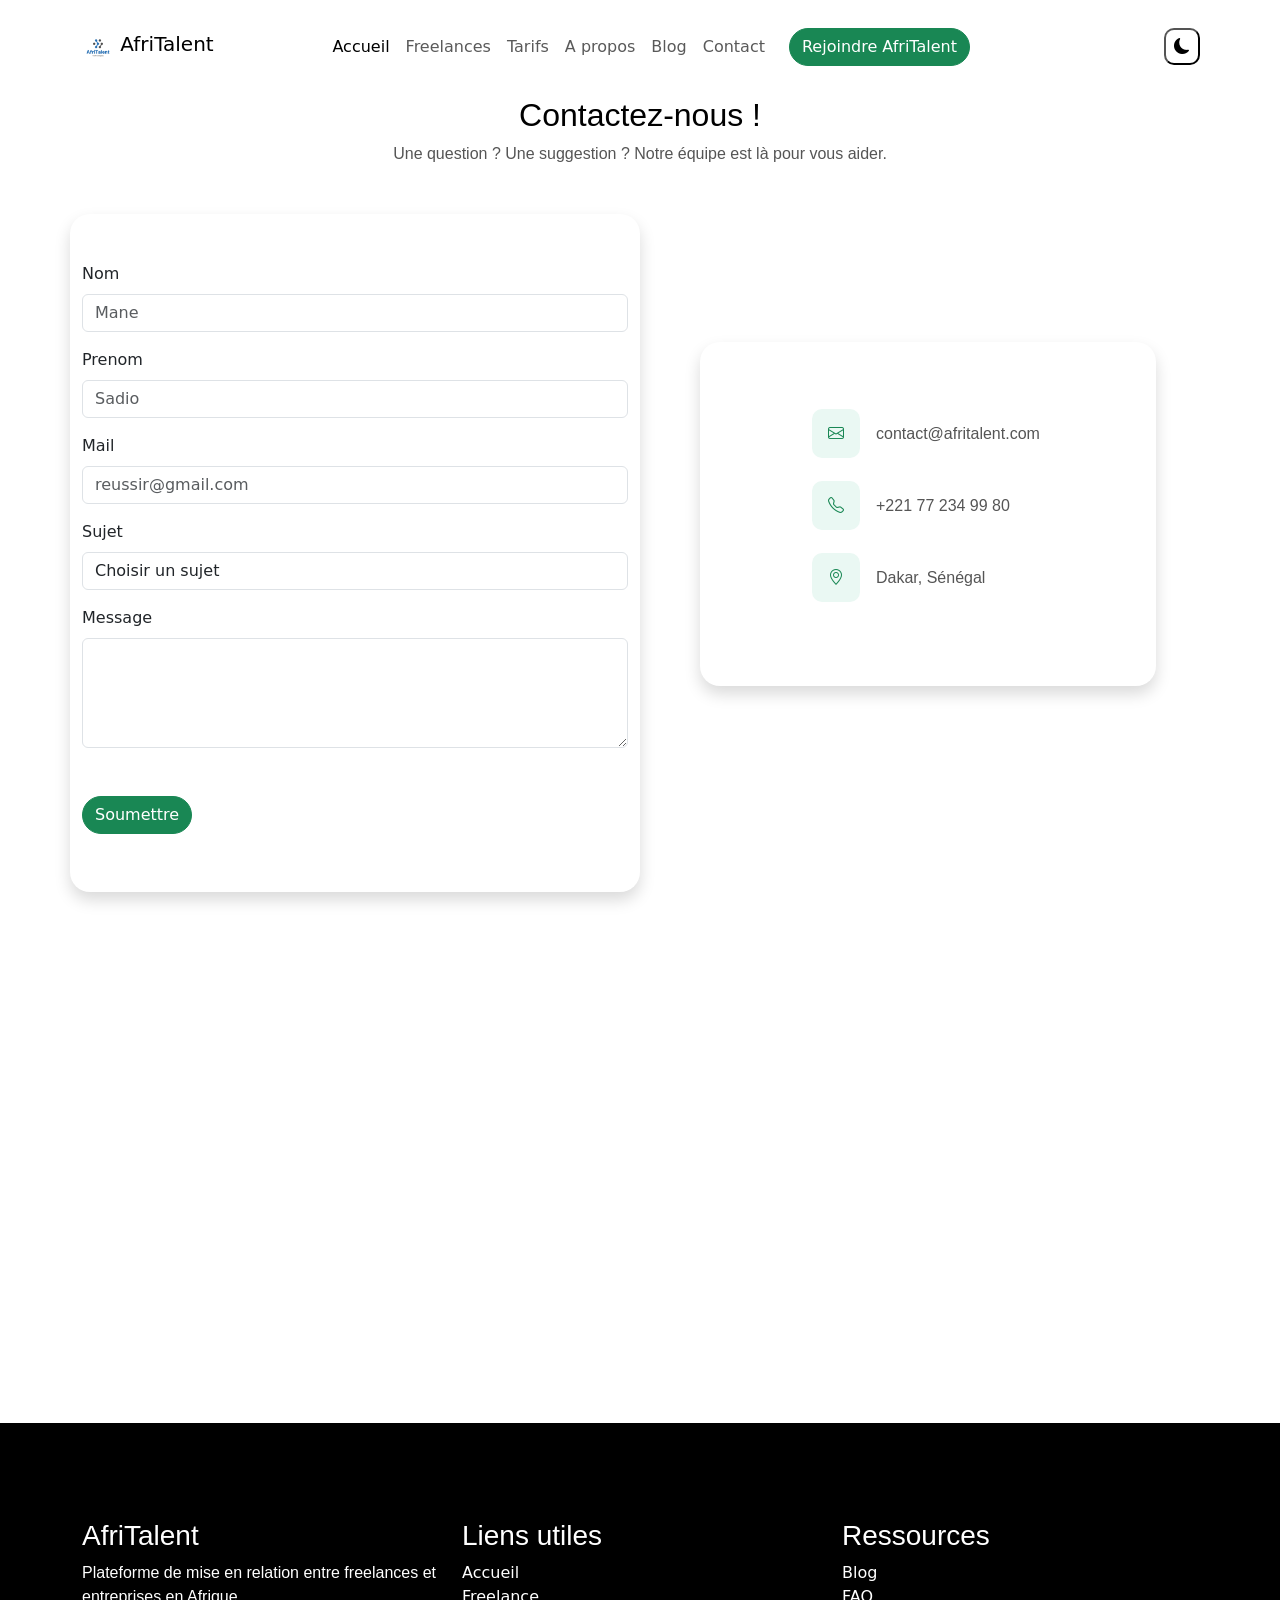
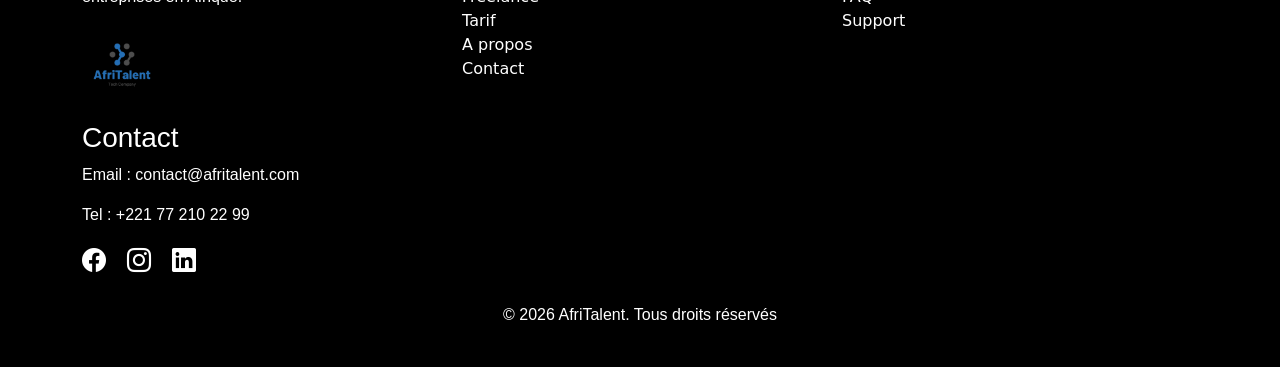
<file: contact.html>
<!DOCTYPE html>
<html lang="fr">
<head>
    <meta charset="UTF-8">
    <meta name="viewport" content="width=device-width, initial-scale=1.0">
    <title>AfriTalent — Contact</title>
    <!-- Bootstrap 5 via CDN : feuille de style -->
    <link
    href="https://cdn.jsdelivr.net/npm/bootstrap@5.3.0/dist/css/bootstrap.min.css"
    rel="stylesheet">
    <!-- Boostrap icones -->
    <link rel="stylesheet" href="https://cdn.jsdelivr.net/npm/bootstrap-icons@1.13.1/font/bootstrap-icons.min.css">

    <!-- Votre feuille de style personnelle -->
    <link rel="stylesheet" href="css/style.css">
</head>
<body>
    <header>
        <!-- Barre de Navigation -->
        <nav class="navbar navbar-expand-lg" id="navbar">
            <div class="container">
                <a class="navbar-brand" href="index.html">
                <img src="images/logo_AfriTalent-removebg.png" alt="AfriTalent" class="d-inline-block align-text-top">
                AfriTalent
                </a>
                <button class="navbar-toggler" type="button"
                    data-bs-toggle="collapse"
                    data-bs-target="#navMenu"
                    aria-controls="navMenu"
                    aria-expanded="false"
                    aria-label="Toggle navigation">
                    <span class="navbar-toggler-icon"></span>
                </button>
                <div class="collapse navbar-collapse" id="navMenu">
                    <ul class="navbar-nav ms-auto">
                        <li class="nav-item">
                            <a class="nav-link active" href="index.html">Accueil</a>
                        </li>
                        <li class="nav-item">
                            <a class="nav-link" href="freelance.html">Freelances</a>
                        </li>
                        <li class="nav-item">
                            <a class="nav-link" href="tarif.html">Tarifs</a>
                        </li>
                        <li class="nav-item">
                            <a class="nav-link" href="about.html">A propos</a>
                        </li>
                        <li class="nav-item">
                            <a class="nav-link" href="about.html">Blog</a>
                        </li>
                        <li class="nav-item">
                            <a class="nav-link" href="contact.html">Contact</a>
                        </li>
                    </ul>
                    <a class="btn btn-success ms-3" id="btn-nav" href="contact.html">Rejoindre AfriTalent</a>
                </div>
                <button id="dark-mode">
                    <i class="bi bi-moon-fill"></i>
                </button>
            </div>
        </nav>
    </header>

    <!-- Contenu principal -->
    <main>
        <!-- Section formulaire -->
        <section id="contact">
            <div class="container py-5">
                <div class="text-center pt-5 mb-5">
                    <h2>Contactez-nous !</h2>
                    <p>Une question ? Une suggestion ? Notre équipe est là pour vous aider.</p>
                </div>
                <div class="row gap-5"> 
                    
                    <!-- formulaire -->
                    <div class="col-12 col-md-6 col-lg-6 shadow py-5" id="id-form">
                        <form action="" id="inscriptionForm">
                            <div class="mb-3">
                                <label for="nom" class="form-label">Nom</label>
                                <input type="text" class="form-control" id="nom" name="nom" placeholder="Mane" >
                                <span class="erreur" id="nomErreur"></span>
                            </div>
                            <div class="mb-3">
                                <label for="prenom" class="form-label">Prenom</label>
                                <input type="text" class="form-control" id="prenom" name="prenom" placeholder="Sadio" >
                                <span class="erreur" id="prenomErreur"></span>
                            </div>
                            <div class="mb-3">
                                <label for="mail" class="form-label">Mail</label>
                                <input type="email" class="form-control" id="mail" name="mail" placeholder="reussir@gmail.com" >
                                <span class="erreur" id="mailErreur"></span>
                            </div>
                            <div class="mb-3">
                                <label for="sujet" class="form-label">Sujet</label>
                                <select name="sujet" class="form-control" id="sujet" >
                                    <option value="choix">Choisir un sujet</option>
                                    <option value="Support">Support</option>
                                    <option value="demande">Demande d'information</option>
                                    <option value="inscription">Inscription</option>
                                    <option value="Partenariat">Partenariat</option>
                                </select>
                                <span class="erreur" id="sujetErreur"></span>
                            </div>
                            <div>
                                <label for="message" class="form-label">Message</label>
                                <textarea name="message" class="form-control" id="message" rows="4" cols="50" ></textarea>
                                <span class="erreur" id="messageErreur"></span>
                            </div>

                            <button type="submit" class="btn btn-success mt-5" >Soumettre</button>
                        </form>

                        <div id="confirmation" class="success"></div>
                    </div>

                    <!-- Adresse -->
                    <div class="col-12 col-md-6 col-lg-6 adresse" id="id-add">
                        <div class="shadow" id="adresse">
                            <p><i class="bi bi-envelope text-success me-3"></i>contact@afritalent.com</p>
                            <p><i class="bi bi-telephone text-success me-3"></i>+221 77 234 99 80</p>
                            <p><i class="bi bi-geo-alt text-success me-3"></i>Dakar, Sénégal</p>
                        </div>
                    </div>
                </div>
            </div>

            <!-- Iframe / Google maps -->
            <div class="container py-5">
                <div>
                    <iframe src="https://www.google.com/maps/embed?pb=!1m18!1m12!1m3!1d123488.88707642847!2d-17.465825!3d14.711024450000002!2m3!1f0!2f0!3f0!3m2!1i1024!2i768!4f13.1!3m3!1m2!1s0xec172f5b3c5bb71%3A0xb17c17d92d5db21f!2sDakar!5e0!3m2!1sfr!2ssn!4v1777588469724!5m2!1sfr!2ssn" width="400" height="300" style="border:0;" allowfullscreen="" loading="lazy" referrerpolicy="no-referrer-when-downgrade"></iframe>
                </div>
            </div>
        </section>
    </main>

    <!-- Footer / pied de page -->
    <footer id="footer" class="pt-5">
        <div class="container text-white mt-5">
            <div class="row">
                <div class="col-12 col-md-6 col-lg-4">
                    <h3>AfriTalent</h3>
                    <p>Plateforme de mise en relation entre freelances et entreprises en Afrique.</p>
                    <img src="images/logo_AfriTalent-removebg.png" alt="AfriTalent">
                </div>
                <div class="col-12 col-md-6 col-lg-4">
                    <h3>Liens utiles</h3>
                    <ul class="list-unstyled">
                        <li><a href="index.html" class="text-decoration-none text-white">Accueil</a></li>
                        <li><a href="freelance.html" class="text-decoration-none text-white">Freelance</a></li>
                        <li><a href="tarif.html" class="text-decoration-none text-white">Tarif</a></li>
                        <li><a href="about.html" class="text-decoration-none text-white">A propos</a></li>
                        <li><a href="contact.html" class="text-decoration-none text-white">Contact</a></li>
                    </ul>
                </div>
                <div class="col-12 col-md-6 col-lg-4">
                    <h3>Ressources</h3>
                    <ul class="list-unstyled">
                        <li><a href="" class="text-decoration-none text-white">Blog</a></li>
                        <li><a href="tarif.html" class="text-decoration-none text-white">FAQ</a></li>
                        <li><a href="" class="text-decoration-none text-white">Support</a></li>
                    </ul>
                </div>
                <div class="col-12 col-md-6 col-lg-4 mt-3">
                    <h3>Contact</h3>
                    <p>Email : contact@afritalent.com</p>
                    <p>Tel : +221 77 210 22 99</p>
                </div>
            </div>

            <div>
                <a href="http://www.facebook.com"><i class="bi bi-facebook me-3 fs-4 text-white"></i></a>
                <a href="http://www.instagram.com"><i class="bi bi-instagram me-3 fs-4 text-white"></i></a>
                <a href="http://www.linkedin.com"><i class="bi bi-linkedin fs-4 text-white"></i></a>
            </div> 

            <div class="text-center py-4">
                <p>&copy; 2026 AfriTalent. Tous droits réservés</p>
            </div>
        </div>
    </footer>

    <!-- Bouton retour en haut -->
    <button id="btn-Top">
        <i class="bi bi-arrow-up-short"></i>
    </button>

    <!-- Bootstrap 5 via CDN : script JavaScript -->
    <script
    src="https://cdn.jsdelivr.net/npm/bootstrap@5.3.0/dist/js/bootstrap.bundle.min.js"
    ></script>
    <!-- Votre script JavaScript -->
    <script src="js/main.js"></script>
</body>
</html>
</file>
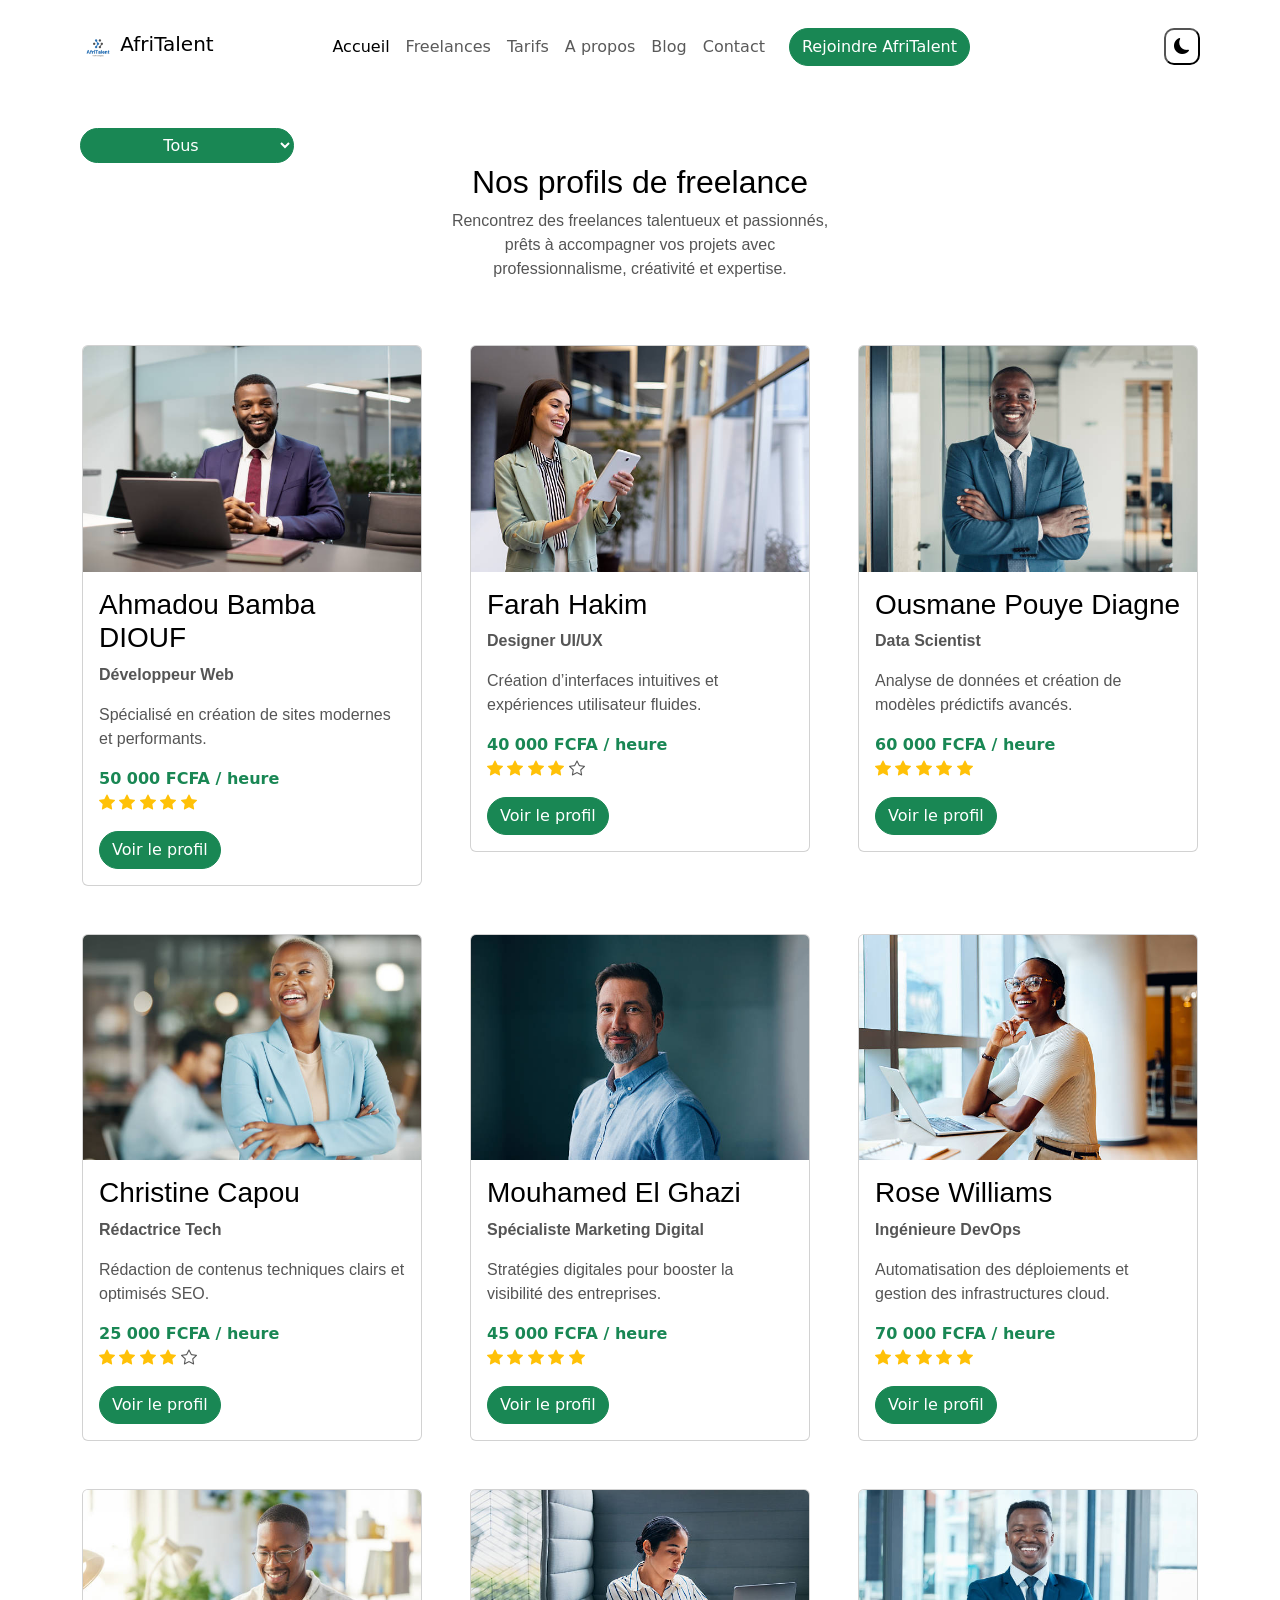
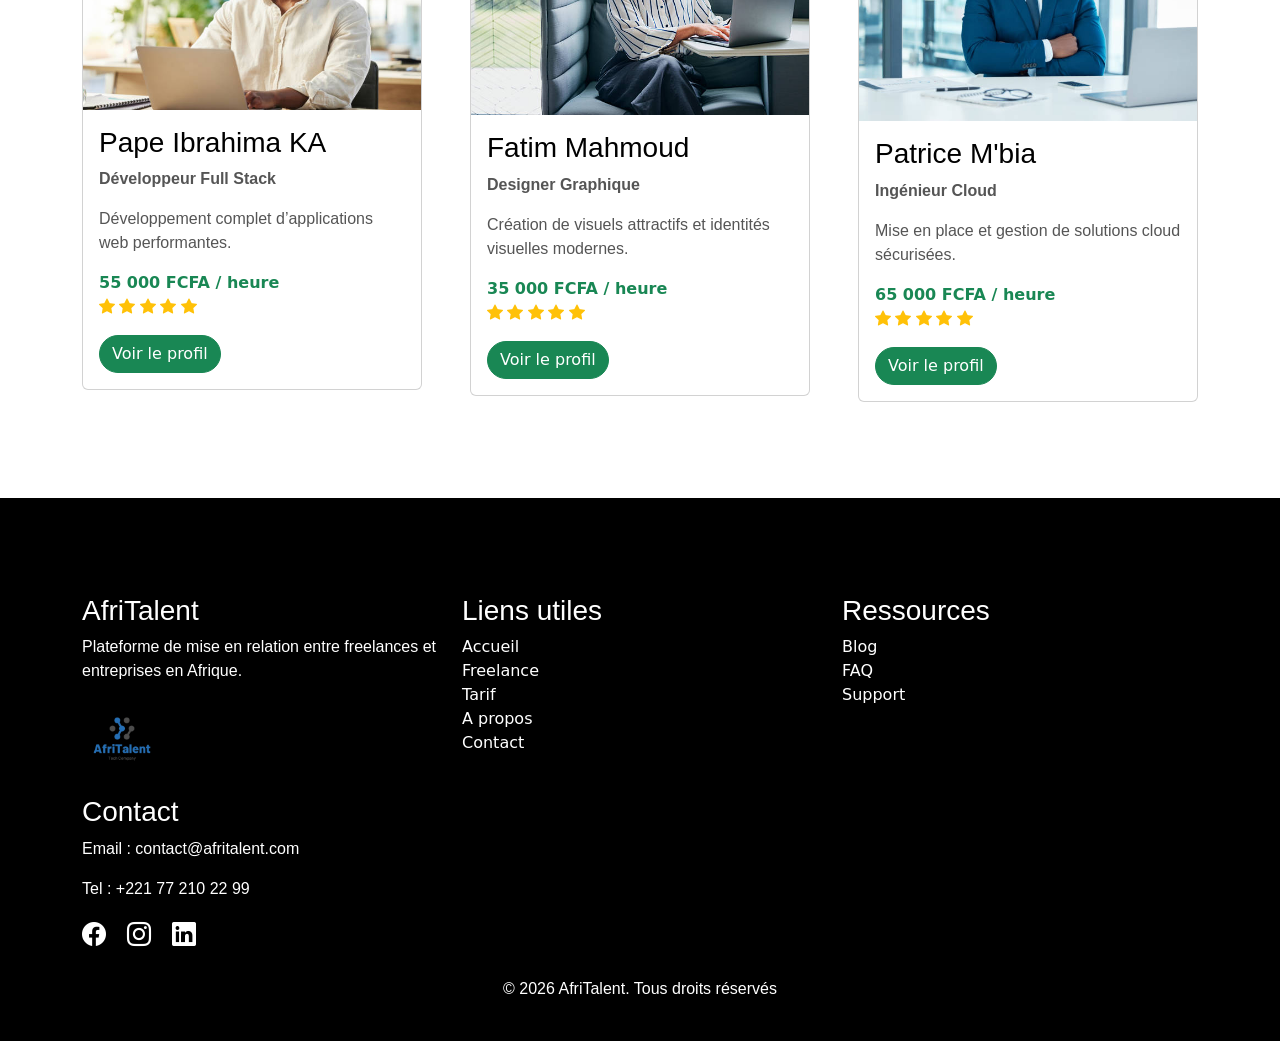
<file: freelance.html>
<!DOCTYPE html>
<html lang="fr">
<head>
    <meta charset="UTF-8">
    <meta name="viewport" content="width=device-width, initial-scale=1.0">
    <title>AfriTalent — Freelance</title>
    <!-- Bootstrap 5 via CDN : feuille de style -->
    <link
    href="https://cdn.jsdelivr.net/npm/bootstrap@5.3.0/dist/css/bootstrap.min.css"
    rel="stylesheet">
    <!-- Boostrap icones -->
    <link rel="stylesheet" href="https://cdn.jsdelivr.net/npm/bootstrap-icons@1.13.1/font/bootstrap-icons.min.css">
    
    <!-- Votre feuille de style personnelle -->
    <link rel="stylesheet" href="css/style.css">
</head>
<body>
    <header>
        <!-- Barre de Navigation -->
        <nav class="navbar navbar-expand-lg" id="navbar">
            <div class="container">
                <a class="navbar-brand" href="index.html">
                <img src="images/logo_AfriTalent-removebg.png" alt="AfriTalent" class="d-inline-block align-text-top">
                AfriTalent
                </a>
                <button class="navbar-toggler" type="button"
                    data-bs-toggle="collapse"
                    data-bs-target="#navMenu"
                    aria-controls="navMenu"
                    aria-expanded="false"
                    aria-label="Toggle navigation">
                    <span class="navbar-toggler-icon"></span>
                </button>
                <div class="collapse navbar-collapse" id="navMenu">
                    <ul class="navbar-nav ms-auto">
                        <li class="nav-item">
                            <a class="nav-link active" href="index.html">Accueil</a>
                        </li>
                        <li class="nav-item">
                            <a class="nav-link" href="freelance.html">Freelances</a>
                        </li>
                        <li class="nav-item">
                            <a class="nav-link" href="tarif.html">Tarifs</a>
                        </li>
                        <li class="nav-item">
                            <a class="nav-link" href="about.html">A propos</a>
                        </li>
                        <li class="nav-item">
                            <a class="nav-link" href="about.html">Blog</a>
                        </li>
                        <li class="nav-item">
                            <a class="nav-link" href="contact.html">Contact</a>
                        </li>
                    </ul>
                    <a class="btn btn-success ms-3" id="btn-nav" href="contact.html">Rejoindre AfriTalent</a>
                </div>
                <button id="dark-mode">
                    <i class="bi bi-moon-fill"></i>
                </button>
            </div>
        </nav>
    </header>

    <!-- Contenu principal -->
    <main>

        <!-- Catalogue de freelances -->
        <section id="freelance" class="pt-5">
            <!-- Barre de filtre -->
            <select name="filtre" id="filtre" class="btn btn-success">
                <option value="tous">Tous</option>
                <option value="developpeur">Développement Web</option>
                <option value="Designer">Design UI/UX</option>
                <option value="marketer">Marketing Digital</option>
                <option value="data">Data & IA</option>
                <option value="DevOps">DevOps & Cloud</option>
                <option value="Tech">Rédaction Tech</option>
            </select>

            <!-- Grille de profils -->
            <div class="container pb-5 mb-5">
                <div class="text-center pb-5">
                    <h2>Nos profils de freelance</h2>
                    <p>Rencontrez des freelances talentueux et passionnés, prêts à accompagner vos projets avec professionnalisme, créativité et expertise.</p>
                </div>
                <div class="row g-5">
                    <div class="col-12 col-md-6 col-lg-4">
                        <div class="card" data-categorie="developpeur">
                            <img src="images/Bamba_diouf.jpg" alt="Bamba Diouf">
                            <div class="card-body">
                                <h3>Ahmadou Bamba DIOUF</h3>
                                <p class="fw-bold">Développeur Web</p>
                                <p>Spécialisé en création de sites modernes et performants.</p>
                                <strong>50 000 FCFA / heure</strong>
                                <p>
                                    <i class="bi bi-star-fill text-warning"></i>
                                    <i class="bi bi-star-fill text-warning"></i>
                                    <i class="bi bi-star-fill text-warning"></i>
                                    <i class="bi bi-star-fill text-warning"></i>
                                    <i class="bi bi-star-fill text-warning"></i>
                                </p>
                                <a href="" class="btn btn-success">Voir le profil</a>
                            </div>
                        </div>
                    </div>

                    <div class="col-12 col-md-6 col-lg-4">
                        <div class="card" data-categorie="Designer">
                            <img src="images/Farah_Hakim.jpg" alt="Farah Hakim">
                            <div class="card-body">
                                <h3>Farah Hakim</h3>
                                <p class="fw-bold">Designer UI/UX</p>
                                <p>Création d’interfaces intuitives et expériences utilisateur fluides.</p>
                                <strong>40 000 FCFA / heure</strong>
                                <p>
                                    <i class="bi bi-star-fill text-warning"></i>
                                    <i class="bi bi-star-fill text-warning"></i>
                                    <i class="bi bi-star-fill text-warning"></i>
                                    <i class="bi bi-star-fill text-warning"></i>
                                    <i class="bi bi-star"></i>
                                </p>
                                <a href="" class="btn btn-success">Voir le profil</a>
                            </div>
                        </div>
                    </div>

                    <div class="col-12 col-md-6 col-lg-4">
                        <div class="card" data-categorie="data">
                            <img src="images/Ousmane_Pouye.jpg" alt="Ousmane Pouye Diagne">
                            <div class="card-body">
                                <h3>Ousmane Pouye Diagne</h3>
                                <p class="fw-bold">Data Scientist</p>
                                <p>Analyse de données et création de modèles prédictifs avancés.</p>
                                <strong>60 000 FCFA / heure</strong>
                                <p>
                                    <i class="bi bi-star-fill text-warning"></i>
                                    <i class="bi bi-star-fill text-warning"></i>
                                    <i class="bi bi-star-fill text-warning"></i>
                                    <i class="bi bi-star-fill text-warning"></i>
                                    <i class="bi bi-star-fill text-warning"></i>
                                </p>
                                <a href="" class="btn btn-success">Voir le profil</a>
                            </div>
                        </div>
                    </div>

                    <div class="col-12 col-md-6 col-lg-4">
                        <div class="card" data-categorie="Tech">
                            <img src="images/Christine_Capou.jpg" alt="Christine Capou">
                            <div class="card-body">
                                <h3>Christine Capou</h3>
                                <p class="fw-bold">Rédactrice Tech</p>
                                <p>Rédaction de contenus techniques clairs et optimisés SEO.</p>
                                <strong>25 000 FCFA / heure</strong>
                                <p>
                                    <i class="bi bi-star-fill text-warning"></i>
                                    <i class="bi bi-star-fill text-warning"></i>
                                    <i class="bi bi-star-fill text-warning"></i>
                                    <i class="bi bi-star-fill text-warning"></i>
                                    <i class="bi bi-star"></i>
                                </p>
                                <a href="" class="btn btn-success">Voir le profil</a>
                            </div>
                        </div>
                    </div>

                    <div class="col-12 col-md-6 col-lg-4">
                        <div class="card" data-categorie="marketer">
                            <img src="images/Mouhamed_ElHazali.jpg" alt="Mouhamed El Ghazi">
                            <div class="card-body">
                                <h3>Mouhamed El Ghazi</h3>
                                <p class="fw-bold">Spécialiste Marketing Digital</p>
                                <p>Stratégies digitales pour booster la visibilité des entreprises.</p>
                                <strong>45 000 FCFA / heure</strong>
                                <p>
                                    <i class="bi bi-star-fill text-warning"></i>
                                    <i class="bi bi-star-fill text-warning"></i>
                                    <i class="bi bi-star-fill text-warning"></i>
                                    <i class="bi bi-star-fill text-warning"></i>
                                    <i class="bi bi-star-fill text-warning"></i>
                                </p>
                                <a href="" class="btn btn-success">Voir le profil</a>
                            </div>
                        </div>
                    </div>

                    <div class="col-12 col-md-6 col-lg-4">
                        <div class="card" data-categorie="DevOps">
                            <img src="images/Rose_Williams.jpg" alt="Rose Williams">
                            <div class="card-body">
                                <h3>Rose Williams</h3>
                                <p class="fw-bold">Ingénieure DevOps</p>
                                <p>Automatisation des déploiements et gestion des infrastructures cloud.</p>
                                <strong>70 000 FCFA / heure</strong>
                                <p>
                                    <i class="bi bi-star-fill text-warning"></i>
                                    <i class="bi bi-star-fill text-warning"></i>
                                    <i class="bi bi-star-fill text-warning"></i>
                                    <i class="bi bi-star-fill text-warning"></i>
                                    <i class="bi bi-star-fill text-warning"></i>
                                </p>
                                <a href="" class="btn btn-success">Voir le profil</a>
                            </div>
                        </div>
                    </div>

                    <div class="col-12 col-md-6 col-lg-4">
                        <div class="card" data-categorie="developpeur">
                            <img src="images/Pape_ibrahima.jpg" alt="Pape Ibrahima KA">
                            <div class="card-body">
                                <h3>Pape Ibrahima KA</h3>
                                <p class="fw-bold">Développeur Full Stack</p>
                                <p>Développement complet d’applications web performantes.</p>
                                <strong>55 000 FCFA / heure</strong>
                                <p>
                                    <i class="bi bi-star-fill text-warning"></i>
                                    <i class="bi bi-star-fill text-warning"></i>
                                    <i class="bi bi-star-fill text-warning"></i>
                                    <i class="bi bi-star-fill text-warning"></i>
                                    <i class="bi bi-star-fill text-warning"></i>
                                </p>
                                <a href="" class="btn btn-success">Voir le profil</a>
                            </div>
                        </div>
                    </div>

                    <div class="col-12 col-md-6 col-lg-4">
                        <div class="card" data-categorie="Designer">
                            <img src="images/Ftim_Mahmoud.jpg" alt="Fatim Mahmoud">
                            <div class="card-body">
                                <h3>Fatim Mahmoud</h3>
                                <p class="fw-bold">Designer Graphique</p>
                                <p>Création de visuels attractifs et identités visuelles modernes.</p>
                                <strong>35 000 FCFA / heure</strong>
                                <p>
                                    <i class="bi bi-star-fill text-warning"></i>
                                    <i class="bi bi-star-fill text-warning"></i>
                                    <i class="bi bi-star-fill text-warning"></i>
                                    <i class="bi bi-star-fill text-warning"></i>
                                    <i class="bi bi-star-fill text-warning"></i>
                                </p>
                                <a href="" class="btn btn-success">Voir le profil</a>
                            </div>
                        </div>
                    </div>

                    <div class="col-12 col-md-6 col-lg-4">
                        <div class="card" data-categorie="DevOps">
                            <img src="images/Patrice_Mbia.jpg" alt="Patrice M'bia">
                            <div class="card-body">
                                <h3>Patrice M'bia</h3>
                                <p class="fw-bold">Ingénieur Cloud</p>
                                <p>Mise en place et gestion de solutions cloud sécurisées.</p>
                                <strong>65 000 FCFA / heure</strong>
                                <p>
                                    <i class="bi bi-star-fill text-warning"></i>
                                    <i class="bi bi-star-fill text-warning"></i>
                                    <i class="bi bi-star-fill text-warning"></i>
                                    <i class="bi bi-star-fill text-warning"></i>
                                    <i class="bi bi-star-fill text-warning"></i>
                                </p>
                                <a href="" class="btn btn-success">Voir le profil</a>
                            </div>
                        </div>
                    </div>
                </div>
            </div>
        </section>
    </main>

    <!-- Footer / pied de page -->
    <footer id="footer" class="pt-5">
        <div class="container text-white mt-5">
            <div class="row">
                <div class="col-12 col-md-6 col-lg-4">
                    <h3>AfriTalent</h3>
                    <p>Plateforme de mise en relation entre freelances et entreprises en Afrique.</p>
                    <img src="images/logo_AfriTalent-removebg.png" alt="AfriTalent">
                </div>
                <div class="col-12 col-md-6 col-lg-4">
                    <h3>Liens utiles</h3>
                    <ul class="list-unstyled">
                        <li><a href="index.html" class="text-decoration-none text-white">Accueil</a></li>
                        <li><a href="freelance.html" class="text-decoration-none text-white">Freelance</a></li>
                        <li><a href="tarif.html" class="text-decoration-none text-white">Tarif</a></li>
                        <li><a href="about.html" class="text-decoration-none text-white">A propos</a></li>
                        <li><a href="contact.html" class="text-decoration-none text-white">Contact</a></li>
                    </ul>
                </div>
                <div class="col-12 col-md-6 col-lg-4">
                    <h3>Ressources</h3>
                    <ul class="list-unstyled">
                        <li><a href="" class="text-decoration-none text-white">Blog</a></li>
                        <li><a href="tarif.html" class="text-decoration-none text-white">FAQ</a></li>
                        <li><a href="" class="text-decoration-none text-white">Support</a></li>
                    </ul>
                </div>
                <div class="col-12 col-md-6 col-lg-4 mt-3">
                    <h3>Contact</h3>
                    <p>Email : contact@afritalent.com</p>
                    <p>Tel : +221 77 210 22 99</p>
                </div>
            </div>

            <div>
                <a href="http://www.facebook.com"><i class="bi bi-facebook me-3 fs-4 text-white"></i></a>
                <a href="http://www.instagram.com"><i class="bi bi-instagram me-3 fs-4 text-white"></i></a>
                <a href="http://www.linkedin.com"><i class="bi bi-linkedin fs-4 text-white"></i></a>
            </div> 

            <div class="text-center py-4">
                <p>&copy; 2026 AfriTalent. Tous droits réservés</p>
            </div>
        </div>
    </footer>

    <!-- Bouton retour en haut -->
    <button id="btn-Top">
        <i class="bi bi-arrow-up-short"></i>
    </button>

    <!-- Bootstrap 5 via CDN : script JavaScript -->
    <script
    src="https://cdn.jsdelivr.net/npm/bootstrap@5.3.0/dist/js/bootstrap.bundle.min.js"
    ></script>
    <!-- Votre script JavaScript -->
    <script src="js/main.js"></script>
</body>
</html>
</file>
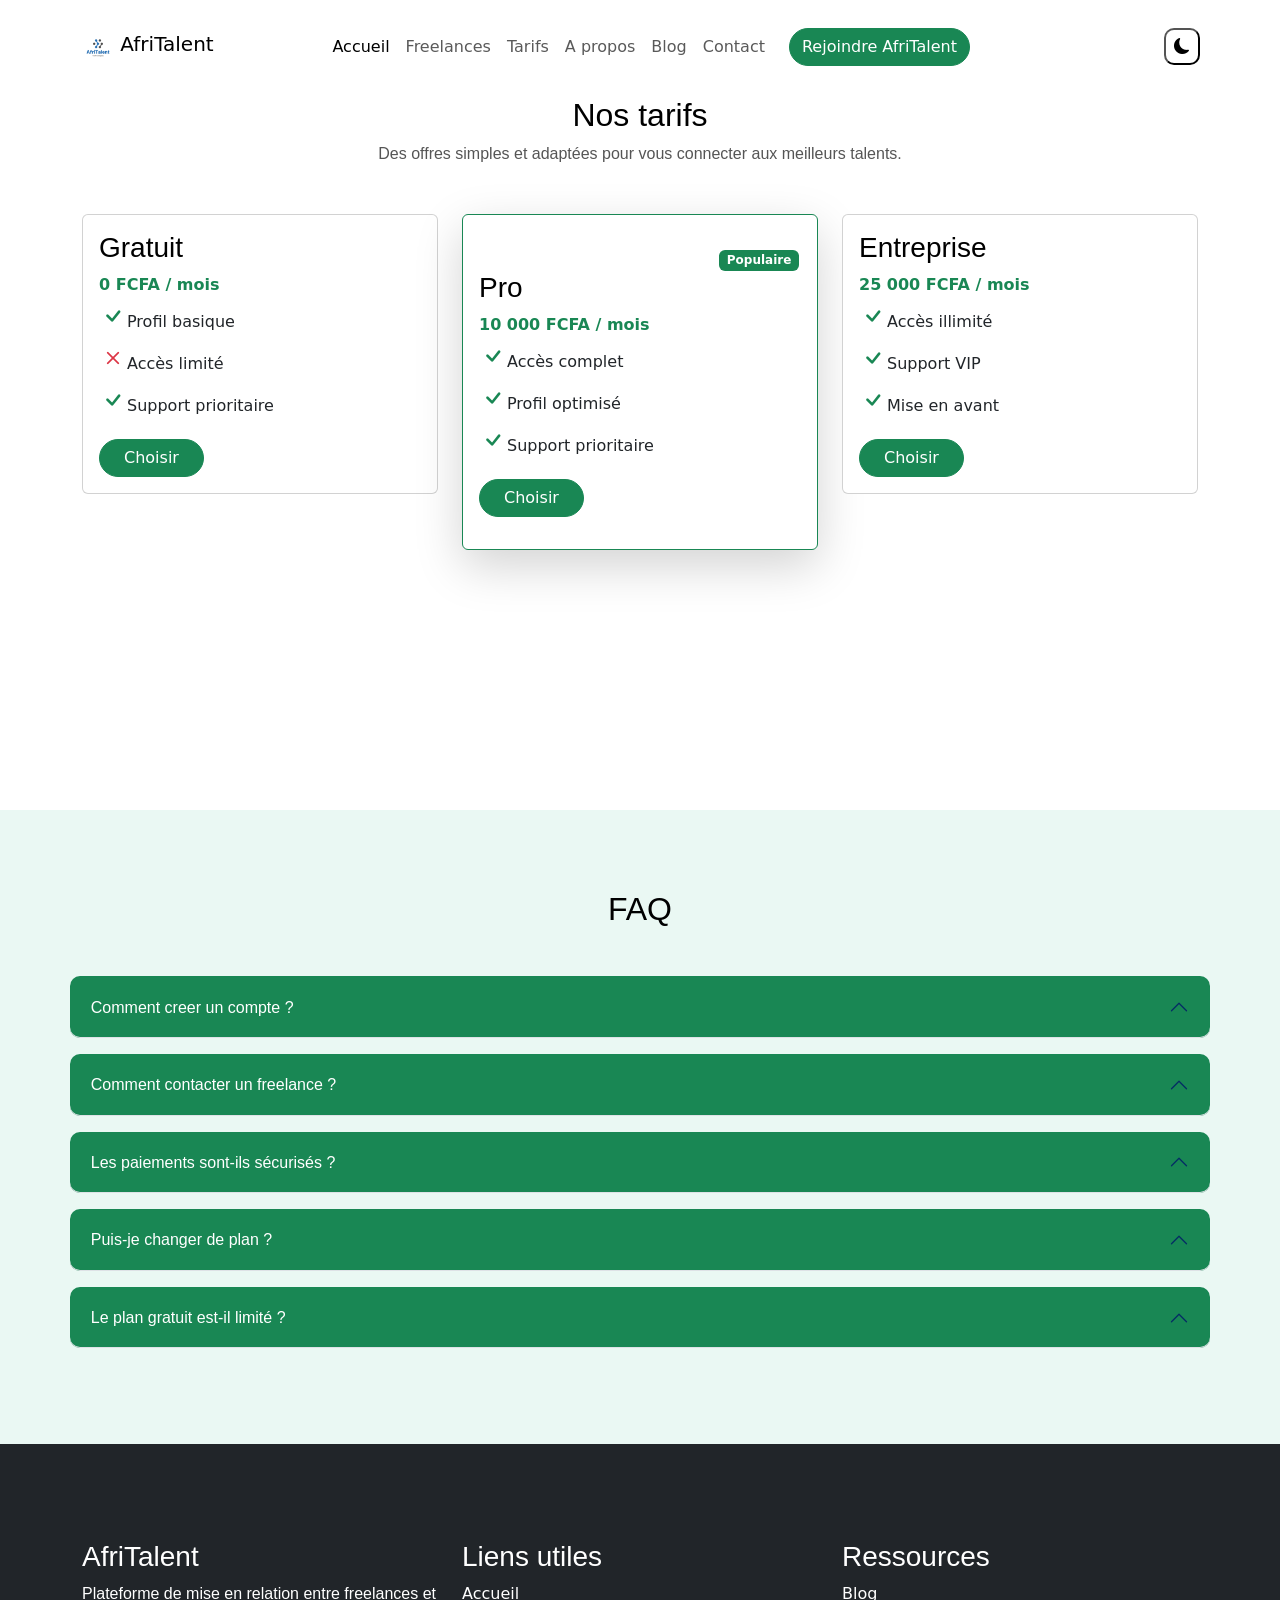
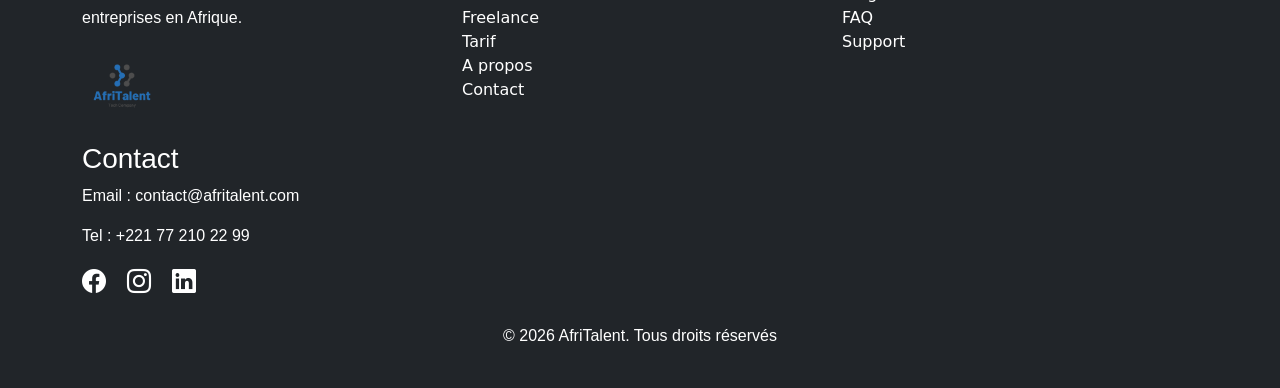
<file: tarif.html>
<!DOCTYPE html>
<html lang="fr">
<head>
    <meta charset="UTF-8">
    <meta name="viewport" content="width=device-width, initial-scale=1.0">
    <title>AfriTalent — Tarif</title>
    <!-- Bootstrap 5 via CDN : feuille de style -->
    <link
    href="https://cdn.jsdelivr.net/npm/bootstrap@5.3.0/dist/css/bootstrap.min.css"
    rel="stylesheet">
    <!-- Boostrap icones -->
    <link rel="stylesheet" href="https://cdn.jsdelivr.net/npm/bootstrap-icons@1.13.1/font/bootstrap-icons.min.css">
    <!-- Votre feuille de style personnelle -->
    <link rel="stylesheet" href="css/style.css">
</head>
<body>
    <header>
        <!-- Barre de Navigation -->
        <nav class="navbar navbar-expand-lg" id="navbar">
            <div class="container">
                <a class="navbar-brand" href="index.html">
                <img src="images/logo_AfriTalent-removebg.png" alt="AfriTalent" class="d-inline-block align-text-top">
                AfriTalent
                </a>
                <button class="navbar-toggler" type="button"
                    data-bs-toggle="collapse"
                    data-bs-target="#navMenu"
                    aria-controls="navMenu"
                    aria-expanded="false"
                    aria-label="Toggle navigation">
                    <span class="navbar-toggler-icon"></span>
                </button>
                <div class="collapse navbar-collapse" id="navMenu">
                    <ul class="navbar-nav ms-auto">
                        <li class="nav-item">
                            <a class="nav-link active" href="index.html">Accueil</a>
                        </li>
                        <li class="nav-item">
                            <a class="nav-link" href="freelance.html">Freelances</a>
                        </li>
                        <li class="nav-item">
                            <a class="nav-link" href="tarif.html">Tarifs</a>
                        </li>
                        <li class="nav-item">
                            <a class="nav-link" href="about.html">A propos</a>
                        </li>
                        <li class="nav-item">
                            <a class="nav-link" href="about.html">Blog</a>
                        </li>
                        <li class="nav-item">
                            <a class="nav-link" href="contact.html">Contact</a>
                        </li>
                    </ul>
                    <a class="btn btn-success ms-3" id="btn-nav" href="contact.html">Rejoindre AfriTalent</a>
                </div>
                <button id="dark-mode">
                    <i class="bi bi-moon-fill"></i>
                </button>
            </div>
        </nav>
    </header>

    <!-- Contenu Principal -->
    <main>

        <!-- Section nos tarif -->
        <section id="tarif">

            <div class="container pt-5">
                <h2 class="text-center">Nos tarifs</h2>
                <p class="text-center mb-5">Des offres simples et adaptées pour vous connecter aux meilleurs talents.</p>
                <div class="row">
                    <div class="col-12 col-md-6 col-lg-4">
                        <div class="card">
                            <div class="card-body">
                                <h3>Gratuit</h3>
                                <strong>0 FCFA / mois</strong>
                                <ul class="list-unstyled">
                                    <li><i class="bi bi-check fs-3 text-success"></i>Profil basique</li>
                                    <li><i class="bi bi-x fs-3 text-danger"></i>Accès limité</li>
                                    <li><i class="bi bi-check fs-3 text-success"></i>Support prioritaire</li>
                                </ul>
                                <a href="" class="btn btn-success px-4">Choisir</a>
                            </div>
                        </div>
                    </div>

                    <div class="col-12 col-md-6 col-lg-4">
                        <div class="card shadow-lg py-3 border-success" id="pro">
                            <div class="card-body">
                                <span class="badge bg-success">Populaire</span>
                                <h3>Pro</h3>
                                <strong>10 000 FCFA / mois</strong>
                                <ul class="list-unstyled">
                                    <li><i class="bi bi-check fs-3 text-success"></i>Accès complet</li>
                                    <li><i class="bi bi-check fs-3 text-success"></i>Profil optimisé</li>
                                    <li><i class="bi bi-check fs-3 text-success"></i>Support prioritaire</li>
                                </ul>
                                <a href="" class="btn btn-success px-4">Choisir</a>
                            </div>
                        </div>
                    </div>

                    <div class="col-12 col-md-6 col-lg-4">
                        <div class="card" id="entreprise">
                            <div class="card-body">
                                <h3>Entreprise</h3>
                                <strong>25 000 FCFA / mois</strong>
                                <ul class="list-unstyled">
                                    <li><i class="bi bi-check fs-3 text-success"></i>Accès illimité</li>
                                    <li><i class="bi bi-check fs-3 text-success"></i>Support VIP</li>
                                    <li><i class="bi bi-check fs-3 text-success"></i>Mise en avant</li>
                                </ul>
                                <a href="" class="btn btn-success px-4">Choisir</a>
                            </div>
                        </div>
                    </div>
                </div>
            </div>

        </section>

        <!-- Section accordion -->
        <section id="accordion">

            <div class="container">
                <h2 class="text-center my-5" id="FAQ">FAQ</h2>
                <div class="accordion">
                    <!-- 1e question -->
                    <div class="accordion-item">
                        <h2 class="accordion-header">
                            <button class="accordion-button" data-bs-toggle="collapse" data-bs-target="#q1">
                                Comment creer un compte ?
                            </button>
                        </h2>
                        <div id="q1" class="accordion-collapse collapse">
                            <div class="accordion-body">
                                Inscrivez-vous gratuitement en remplissant le formulaire.
                            </div>
                        </div>
                   </div>

                   <!-- 2e question -->
                   <div class="accordion-item">
                        <h2 class="accordion-header">
                            <button class="accordion-button" data-bs-toggle="collapse" data-bs-target="#q2">
                                Comment contacter un freelance ?
                            </button>
                        </h2>
                        <div id="q2" class="accordion-collapse collapse">
                            <div class="accordion-body">
                                Cliquez sur "Voir profil" puis utilisez le bouton contact.
                            </div>
                        </div>
                   </div>

                   <!-- 3e question -->
                   <div class="accordion-item">
                        <h2 class="accordion-header">
                            <button class="accordion-button" data-bs-toggle="collapse" data-bs-target="#q3">
                                Les paiements sont-ils sécurisés ?
                            </button>
                        </h2>
                        <div id="q3" class="accordion-collapse collapse">
                            <div class="accordion-body">
                                Oui, toutes les transactions sont sécurisées.
                            </div>
                        </div>
                   </div>

                   <!-- 4e question -->
                   <div class="accordion-item">
                        <h2 class="accordion-header">
                            <button class="accordion-button" data-bs-toggle="collapse" data-bs-target="#q4">
                                Puis-je changer de plan ?
                            </button>
                        </h2>
                        <div id="q4" class="accordion-collapse collapse">
                            <div class="accordion-body">
                                Oui, vous pouvez changer à tout moment.
                            </div>
                        </div>
                   </div>

                   <!-- 5e question -->
                   <div class="accordion-item">
                        <h2 class="accordion-header">
                            <button class="accordion-button" data-bs-toggle="collapse" data-bs-target="#q5">
                                Le plan gratuit est-il limité ?
                            </button>
                        </h2>
                        <div id="q5" class="accordion-collapse collapse">
                            <div class="accordion-body">
                                Oui, certaines fonctionnalités sont restreintes.
                            </div>
                        </div>
                   </div>
                </div>
            </div>

        </section>
    </main>

    <!-- Footer / pied de page -->
    <footer id="footer" class="pt-5 bg-dark">
        <div class="container text-white mt-5">
            <div class="row">
                <div class="col-12 col-md-6 col-lg-4">
                    <h3>AfriTalent</h3>
                    <p>Plateforme de mise en relation entre freelances et entreprises en Afrique.</p>
                    <img src="images/logo_AfriTalent-removebg.png" alt="AfriTalent">
                </div>
                <div class="col-12 col-md-6 col-lg-4">
                    <h3>Liens utiles</h3>
                    <ul class="list-unstyled">
                        <li><a href="index.html" class="text-decoration-none text-white">Accueil</a></li>
                        <li><a href="freelance.html" class="text-decoration-none text-white">Freelance</a></li>
                        <li><a href="tarif.html" class="text-decoration-none text-white">Tarif</a></li>
                        <li><a href="about.html" class="text-decoration-none text-white">A propos</a></li>
                        <li><a href="contact.html" class="text-decoration-none text-white">Contact</a></li>
                    </ul>
                </div>
                <div class="col-12 col-md-6 col-lg-4">
                    <h3>Ressources</h3>
                    <ul class="list-unstyled">
                        <li><a href="" class="text-decoration-none text-white">Blog</a></li>
                        <li><a href="tarif.html" class="text-decoration-none text-white">FAQ</a></li>
                        <li><a href="" class="text-decoration-none text-white">Support</a></li>
                    </ul>
                </div>
                <div class="col-12 col-md-6 col-lg-4 mt-3">
                    <h3>Contact</h3>
                    <p>Email : contact@afritalent.com</p>
                    <p>Tel : +221 77 210 22 99</p>
                </div>
            </div>

            <div>
                <a href="http://www.facebook.com"><i class="bi bi-facebook me-3 fs-4 text-white"></i></a>
                <a href="http://www.instagram.com"><i class="bi bi-instagram me-3 fs-4 text-white"></i></a>
                <a href="http://www.linkedin.com"><i class="bi bi-linkedin fs-4 text-white"></i></a>
            </div> 

            <div class="text-center py-4">
                <p>&copy; 2026 AfriTalent. Tous droits réservés</p>
            </div>
        </div>
    </footer>

    <!-- Bouton retour en haut -->
    <button id="btn-Top">
        <i class="bi bi-arrow-up-short"></i>
    </button>

    <!-- Bootstrap 5 via CDN : script JavaScript -->
    <script
    src="https://cdn.jsdelivr.net/npm/bootstrap@5.3.0/dist/js/bootstrap.bundle.min.js"
    ></script>
    <!-- Votre script JavaScript -->
    <script src="js/main.js"></script>
</body>
</html>
</file>
<file: css/style.css>
/* =========================
   Declaration de Variables
========================= */
:root {   
    /* Couleurs */
    --bs-green: #198754;            /*Couleur principale*/
  --couleur-secondaire : #EAF8F3;   /*Couleur secondaire*/
  --couleur-fond : #FFFFFF;         /*Couleur de fond*/
  --couleur-paragraphe : #555555;    /*Couleur paragraphe*/
  --couleur-titre : #000000;        /*Couleur titre*/

  /* police */
  --police-titre : 'poppins', sans-serif;
  --police-paragraphe : 'roboto', sans-serif;
}
/* Reset CSS */
*{
    margin: 0;
    padding: 0;
    box-sizing: border-box;         /* Les bordures et paddings sont inclus dans la taille de l'element */
}
/* Couleuur de fond */
body{
    background-color: var(--couleur-fond);
}
/* Police */
h1, h2, h3, h5, h6{
    color: var(--couleur-titre);
    font-family: var(--police-titre);
}
p{
    color: var(--couleur-paragraphe);
    font-family: var(--police-paragraphe);
}


/* =========================
   DARK MODE (Couleurs)
========================= */
.dark-mode{
    --couleur-fond: #121212;             /*Couleur de fond*/
    --couleur-secondaire: #1E2A24;      /*Couleur secondaire*/
    --couleur-titre: #FFFFFF;           /*Couleur titre*/
    --couleur-paragraphe: #B3B3B3;      /*Couleur paragraphe*/
    --bs-green: #20c997;               /*Couleur principale*/
}



header{
    position: fixed;
    width: 100vw;
    z-index: 9;
}

/* Navbar */
nav{
    background-color: var(--couleur-fond);
}
/* Navbar sous dark mode */
.dark-mode nav .navbar-toggler-icon{
    background-color: var(--bs-green);          /* Style Bouton du Menu hamburger */
}
.dark-mode nav{
    background-color: var(--couleur-fond);        
}
.dark-mode nav a{
    color: var(--couleur-titre);            /*=== Couleur police navbar sous dark mode*/
}

nav .container{
    padding-right: 15em;
    padding-top: 1rem;
}
nav .btn{
    border-radius: 50px;
}
nav img{
    width: 2rem;
}
/* Style du navbar au scroll */
.navbar-scroll{
    background-color: var(--couleur-fond);
    box-shadow: 0 0 10px 5px var(--couleur-secondaire);
}
.dark-mode .navbar-scroll{
    background-color: var(--couleur-secondaire);            /* Style du navbar au scroll sous effet dark mode */
}
.navbar-scroll .container{
    padding-top: 0;                             /* Reduit l'espace haut de la navbar */
}
.btn{
    border-radius: 50px;
}
/* Bouton dark-mode */
#dark-mode{
    position: fixed;
    right: 5em;
    padding: 0.3rem 0.5rem;
    border-radius: 10px;
    color: var(--couleur-titre);
    background: transparent;
    /* border: none; */
}
/* Style du bouton sous effet dark mode */
.dark-mode #dark-mode{
    background-color: var(--couleur-fond);
    border: none;
    padding: 0.4rem 0.6rem;
}


/* ===== Accueil =====*/
/* Section hero */
#hero{
    height: 100vh;
}
#tire-hero{
    font-size: 3rem;
}
#sous-titre{
    font-size: 2rem;
}
#hero .btn{
    border-radius: 50px;
}
#hero-img{
    border-radius: 10px;
    width: 90%;
    transform: rotate(0deg);                    /* Valeur de depart */
    transition: transform 2s ease;              /* Duree de la transition 1s*/
}
#hero-img:hover{
    transform: rotate(10deg);                   /*==== Rotation de l'image en cas de survol ====*/
}
#hero .container{
    padding-top: 8em;
}
/* Section Comment ca marche */
#comment .container .mb-5{
    font-size: 1.2rem;
    padding: 0 15rem;
}
#container-CCM{
    display: grid;
    grid-template-rows: repeat(2, 300px);
    grid-template-columns: repeat(2, 1fr);
}
#etape1{
    grid-row: 1;
    grid-column: 1/3;
}
#etape2{
    grid-row: 2;
    grid-column: 1;
}
#etape3{
    grid-row: 2;
    grid-column: 2;
}
.bg-i{
    background-color: var(--couleur-secondaire);
    padding: 0.3em 0.7em;
    border-radius: 20px;
}
.dark-mode .bg-i{
    color: var(--couleur-titre);        /* L'icone de la section CCM sous dark mode*/
}
#etape1, #etape2, #etape3{
    border-radius: 20px;
}


/* Section Categorie services */
#service .container .mb-5{
    font-size: 1.2rem;
    padding: 0 20rem;
}
#service{
    background-color: var(--couleur-secondaire);
}
.bg-icone{
    background-color: var(--couleur-secondaire);
    padding: 0.3em 1em;
    border-radius: 20px;
}
#service .container .row .col-12:hover{
    transform: rotate(0deg);                                /* Valeur de depart */
    transition: transform 1s ease;                          /* transition d'une seconde */
}
#service .container .row .col-12:hover{
    transform: rotate(5deg);                                /* Rotation de 5deg en cas se survol */
}


/* Section temoignage */
#temoignage .container .mb-5{
    font-size: 1.2rem;
    padding: 0 15rem;
}
.carousel-item img{
    width: 10rem;
}
.temoignage-p{              
    padding: 0 30rem;
}
/* Temoignage sous dark mode */
.dark-mode .temoignage-p{
    background-color: var(--couleur-secondaire);
}

/* Section CTA */
#CTA{
    background-color: var(--bs-green);
}
#CTA .container h2{
    padding: 0 10rem;
}
#CTA a:hover{
    background-color: var(--couleur-fond);
    color: var(--couleur-titre);
}


/* Footer */
#footer{
    background-color: var(--couleur-titre);
}
#footer img{
    width: 5rem;
}
#footer h3, #footer p{
    color: var(--couleur-fond);
}
#footer ul li:hover{
    text-decoration: underline;
}
/* Footer sous dark mode */
.dark-mode #footer{
    background-color: var(--couleur-secondaire);
}
.dark-mode #footer h3,.dark-mode #footer p{
    color: var(--couleur-titre);
}

/*==== Bouton retour en haut ====*/
#btn-Top{
    position: fixed;
    bottom: 20px;               /* Distance depuis le bas */
    right: 20px;                /* Distance depuis le cote droit */
    padding: 0 5px;
    font-size: 2em;
    border: none;
    border-radius: 10px;
    background-color: var(--bs-green);
    color: var(--couleur-fond);
    transform: translateY(0);
    transition: transform 1s ease;
    cursor: pointer;
}
#btn-Top:hover{
    transform: translateY(-10px);
}

/*==== Freelance ====*/
/* section freelance */
#freelance select{
    margin: 5rem 0 0 5rem;
}
#freelance .container .pb-5{
    padding: 0 23em;
}
#freelance .container .card img{
    border-radius: 5px 5px 0 0;
    width: 100%;                                /* L'image prend 100% la largeur de la carte */
}
#freelance .container strong{
    color: var(--bs-green);
}
#freelance .container .card:hover{
    transform: translateY(0);                                        /* Valeur de depart*/
    transition: transform 1s ease;                                  /* Duree de la transition 1s */
}
#freelance .container .card:hover{
    box-shadow: 0 0 10px 5px var(--couleur-secondaire);
    transform: translateY(-1.5em);                             /* Card monte en haut en cas de survol */
}
.dark-mode #freelance .container .card{
    background-color: var(--couleur-secondaire);            /* Couleur de la carte sous dark mode */
}

/*==== Tarif ====*/
/* section Tarif */
#tarif{
    height: 90vh;
}
#tarif{
    padding-top: 3em;
}
#tarif .container strong{
    color: var(--bs-green);
}
#tarif .container .badge{
    margin-left: 25em;
}
#tarif .card{
    transform: translateY(0);                                 /* Valeur de depart*/
    transition: transform 1s ease;                           /* Duree de la transition 1s */
}
#tarif .card:hover{
    box-shadow: 0 0 10px 5px var(--couleur-secondaire);
    transform: translateY(1em);
}
/* card sous effet dark mode */
.dark-mode #tarif .card{
    background-color: var(--couleur-secondaire);
}
.dark-mode #tarif .card ul li{
    color: var(--couleur-paragraphe);
}

/* Setion accordion */
#accordion{
    background-color: var(--couleur-secondaire);
}
#accordion .container{
    padding: 2em 0 5em 0;
}
#accordion .accordion .accordion-item{              /*-- L'arriere accordion --*/
    background-color: var(--couleur-secondaire);
    border: none;
    margin: 1em 0;
}
#accordion .accordion .accordion-button{            /*-- Le boutton de l'accordion --*/
    background-color: var(--bs-green);
    color: var(--couleur-fond);
    border-radius: 10px;
    padding: 1.3em;
}
#accordion .accordion .accordion-body{              /*-- Les reponses de l'accordion --*/
    background-color: var(--couleur-fond);
    border-radius: 10px;
}
.dark-mode #accordion .accordion .accordion-body{
    color: var(--couleur-titre);
}
#accordion .accordion .accordion-button:focus{
    box-shadow: none;
}


/*==== A propos ====*/
/* Section notre histoire */
#histoire{
    height: 90vh;
}
#histoire .notre-histoire{
    display: flex;
    justify-content: space-between;
    gap: 10em;
    padding-top: 8em;
}
#histoire .notre-histoire img{
    width: 80rem;
}
.dark-mode #histoire .notre-histoire img{
    border-radius: 10px;                       /* Bordure de l'image sous dark mode*/
}
#histoire .notre-histoire p{
    font-size: 1.1em;
}

/* Section L'équipe */
#equipe .container p{
    margin: 0 13.5em;
}
#equipe .row{
    padding: 0 5em;
}
#equipe .container .card img{
    border-radius: 5px 5px 0 0;
}
#equipe .container .card{
    transform: rotate(0);                                           /* Valeur de depart*/
    transition: transform 1s ease;                          /* Duree de la transition 1s */
}
#equipe .container .card:hover{
    box-shadow: 0 0 10px 5px var(--couleur-secondaire);
    transform: rotate(2deg);
}
.dark-mode #equipe .container .card{
    background-color: var(--couleur-secondaire);        /* background du card sous dark mode */
}
#equipe .container .description{
    /* color: var(--bs-green); */
    margin: 0;
}

/* Section nos valeurs */
#valeur{
    background-color: var(--couleur-secondaire);
}
#valeur .row{
    padding: 0 5em;
}
.col-valeur{
    padding: 0 5rem;
}


/*==== Contact ====*/
#contact .container .col-12{
    border-radius: 20px;
}
form button:hover{
    box-shadow: 0 0 10px 10px var(--couleur-secondaire);
    transform: translateY(-0.5em);
}
#contact .container .adresse{
    margin-top: 8em;
}
#contact .container .adresse i{     /*==== Pour gerer l'icone ====*/
    margin-left: 7em;
    background-color: var(--couleur-secondaire);
    padding: 1em;
    border-radius: 10px;
}
#contact .container .adresse p{
    margin-bottom: 3em;
}
#adresse{
    padding: 5em 0 3em 0;       /*==== Pour gerer l'espace interieur de l'adresse et bordure ====*/
    border-radius: 20px;
}
#id-add{
    width: 30rem;            /*==== pour diminuer la largeur de la colonne adresse ====*/
}

/* Formulaire sous dark mode */
.dark-mode #id-form{
    background-color: var(--couleur-secondaire);
}
.dark-mode form label{
    color: var(--couleur-titre);
}
/* Adresse sous dark mode */
.dark-mode #adresse{
    background-color: var(--couleur-secondaire);
}

/* JS, Validation formulaire */
.erreur{
    color: red;
    font-size: 0.9em;
}
.success{
    color: green;
    font-size: 1.1em;
    margin-top: 10px;
}


/*====== JS, Sections en fondu (fade-in) ======*/
.fade-in{
    opacity: 0;                                                       /* invisible au depart */
    transition: opacity 1s ease-in-out;                              /* transition d'une seconde */
}
.fade-in.sectionFade-in{
    opacity: 1;                                                 /* Visble apres d'etection de la section */
}



/* ===========================================================
MEDIA QUERIES — Adaptations selon la taille de l'ecran
=========================================================== */

    /* ======== Page 1 : ACCUEIL ========= */
/* --- Mobile : ecrans de 767px et moins --- */
@media (max-width: 767px) {
    /* Navbar */
    #btn-nav{
        padding: 0 2rem;
        font-size: 1rem;
    }
    #dark-mode{
        /* margin-left: 20rem; */
        margin-top: 2rem;
    }

    /* Section hero */
    #tire-hero{
        font-size: 2rem;
    }
    #sous-titre{
        font-size: 1rem;
    }

    #hero .container .me-2{             /*-- Pour styliser le bouton "je suis freelance"*/
        padding: 0.5rem 2.3rem;
        margin-bottom: 0.5rem;
    }
    .cpt{
        text-align: center;
    }
    #hero-img{
        margin-top: -2rem;
    }

    /* Section Comment ca marche */
    #comment{
        margin-top: 20rem;
        padding: 0 1rem;
    }
    #comment .container .mb-5{
        font-size: 1rem;
        padding: 0;
    }
    #container-CCM{
        display: flex;
        flex-wrap: wrap;
        justify-content: center;
    }
    #etape1{
        padding: 0 1rem;
    }
    #etape2{
        padding: 0 1rem;
    }
    #etape3{
        padding: 0 3rem;
    }

    /* Section Categorie de services */
    #service{
        padding: 0 1rem;
    }
    #service .container .mb-5{
        font-size: 1rem;
        padding: 0;
    }

    /* Section temoignage */
    #temoignage .container .mb-5{
        font-size: 1rem;
        padding: 0;
    }
    /* Carousel */
    .carousel-item img{
        width: 8rem;
    }
    .temoignage-p{              
        padding: 0;
    }
    blockquote p{
        padding-top: 5rem;
    }

    /* Section CTA */
    #CTA .container h2{
        padding: 0;
    }
}

/* --- TABLETTE : ecrans compris entre 768px et 1023px --- */
@media (min-width: 768px) and (max-width: 1023px) {
    .cpt{
        text-align: center;
    }
    /* Section Comment ca marche */
    .comment{
        margin-top: 25rem;
    }
    #comment .container .mb-5{
        font-size: 1rem;
        padding: 0;
    }

    /* Section Categorie de services */
    #service .container .mb-5{
        font-size: 1rem;
        padding: 0;
    }

    /* Section temoignage */
    #temoignage .container .mb-5{
        font-size: 1rem;
        padding: 0;
    }
    /* Carousel */
    .carousel-item img{
        width: 8rem;
    }
    .temoignage-p{              
        padding: 0;
    }
    blockquote p{
        padding-top: 5rem;
    }

    /* Section CTA */
    #CTA .container h2{
        padding: 0;
    }
}

/* --- ORDINATEUR : ecrans de 1200px et plus --- */
@media (min-width: 1200px) {
    /* Section Comment ca marche */
    .comment{
        margin-top: 8rem;
    }

    /* Section temoignage */
    .temoignage-p{              
        padding: 0 20rem;
    }

    /* Section CTA */
    #CTA .container h2{
        padding: 0;
    }
}

    /* ======== Page 2 : Freelance ========= */
/* --- Mobile : ecrans de 767px et moins --- */
@media (max-width: 767px) {
    /* Navbar */
    #btn-nav{
        padding: 0 2rem;
        font-size: 1rem;
    }
    #freelance{
        padding: 0 1rem;
    }
    #freelance .container .pb-5{
        padding: 0;
        margin-top: 5rem;
    }
}

/* --- TABLETTE : ecrans compris entre 768px et 1023px --- */
@media (min-width: 768px) and (max-width: 1023px) {
    #freelance select{
        width: 8rem;
        margin-left: 2rem;
    }
    #freelance .container .pb-5{
        padding: 0;
        margin-top: 5rem;
    }
}

/* --- ORDINATEUR : ecrans de 1200px et plus --- */
@media (min-width: 1200px) {
     /* #freelance .container .pb-5{
        margin-top: rem;
    } */
}

    /* ======== Page 3 : Tarif ========= */
/* --- Mobile : ecrans de 767px et moins --- */
@media (max-width: 767px) {
    /* Navbar */
    #btn-nav{
        padding: 0 2rem;
        font-size: 1rem;
    }

    /* Section Tarif */
    #tarif .container h2{
        margin-top: 5rem;
    }
    #tarif .container .badge{
        margin-left: 15rem;
    }
    #tarif{
        margin-bottom: 35rem;
        padding: 0 1rem;
    }
    #tarif .row{
        gap: 3rem;
    }

    /* Section Accordion */
    #accordion{
        padding: 0 1rem;
    }
    #FAQ{
        padding-top: 5rem;

    }
}

/* --- TABLETTE : ecrans compris entre 768px et 1023px --- */
@media (min-width: 768px) and (max-width: 1023px) {
    /* Section Tarif */
    #tarif .container h2{
        margin-top: 5rem;
    }
    #tarif .container .badge{
        margin-left: 15rem;
    }
    #tarif{
        margin-bottom: 10rem;
    }
    #entreprise{
        margin-top: 3rem;
    }
}

/* --- ORDINATEUR : ecrans de 1200px et plus --- */
@media (min-width: 1200px) {
    #tarif .container .badge{
        margin-left: 15rem;
    }
}

   /* ======== Page 4 : A propos ========= */
/* --- Mobile : ecrans de 767px et moins --- */
@media (max-width: 767px) {
    /* Navbar */
    #btn-nav{
        padding: 0 2rem;
        font-size: 1rem;
    }
    /* Section Notre histoire */
    #histoire h2{
        text-align: center;
    }
    #histoire{
        padding: 0 1.9rem;
    }
    #histoire .notre-histoire{
        display: flex;
        flex-wrap: wrap;
        gap: 2rem;
        padding-top: 5rem;
    }
    #histoire .notre-histoire img{
        width: 100%;
        padding-top: 2rem;
    }
    #histoire .notre-histoire p{
        font-size: 1rem;
    }
    /* Section L'équipe */
    #equipe .container p{
        margin: 0;
    }
    #equipe .row{
        padding: 0 1rem;
    }
    #equipe .row .card{
        margin-bottom: 1rem;
    }
    /* Section nos valeurs */
    .col-valeur{
        padding: 0;
    }
}
/* --- TABLETTE : ecrans compris entre 768px et 1023px --- */
@media (min-width: 768px) and (max-width: 1023px)  {
    /* Section Notre histoire */
    #histoire .notre-histoire{
        display: flex;
        flex-wrap: wrap;
        gap: 3rem;
        padding-top: 5rem;
    }
    #histoire .notre-histoire img{
        width: 100%;
    }
    #equipe .container p{
        margin: 0;
    }
    #equipe .row{
        padding: 0 1rem;
    }
    #jean{
        margin-top: 1rem;
    }
    #equipe .row .card{
        margin-bottom: 1rem;
    }
    /* Section nos valeurs */
    .col-valeur{
        padding: 0;
    }
}
/* --- ORDINATEUR : ecrans de 1200px et plus --- */
@media (min-width: 1200px) {
    #histoire .notre-histoire{   
        gap: 5rem;  
    }
}

    /* ======== Page 5 : Contact ========= */
/* --- Mobile : ecrans de 767px et moins --- */
@media (max-width: 767px) {
    /* Navbar */
    #btn-nav{
        padding: 0 2rem;
        font-size: 1rem;
    }
    #contact{
        padding: 0 1rem;
    }
    #contact h2{
        padding-top: 5rem;
    }
    #contact .container .adresse i{     /*==== Pour gerer l'icone ====*/
        margin-left: 2rem;
    }
    #contact iframe{
        width: 100%;
    }
}

/* --- TABLETTE : ecrans de 768px et moins --- */
@media (min-width: 768px) and (max-width: 1023px) {
    #contact h2{
        padding-top: 5rem;
    }
    #id-form{
        width: 100%;
    }
    #id-add{
        width: 100%;            /*==== pour gerer la taille du colonne adresse ====*/
    }
    #contact iframe{
        width: 100%;
    }
}
/* --- ORDINATEUR : ecrans de 1200px et plus --- */
@media (min-width: 1200px) {
    #contact iframe{
        width: 50%;
        margin-top: 5rem;
    }
}
</file>
